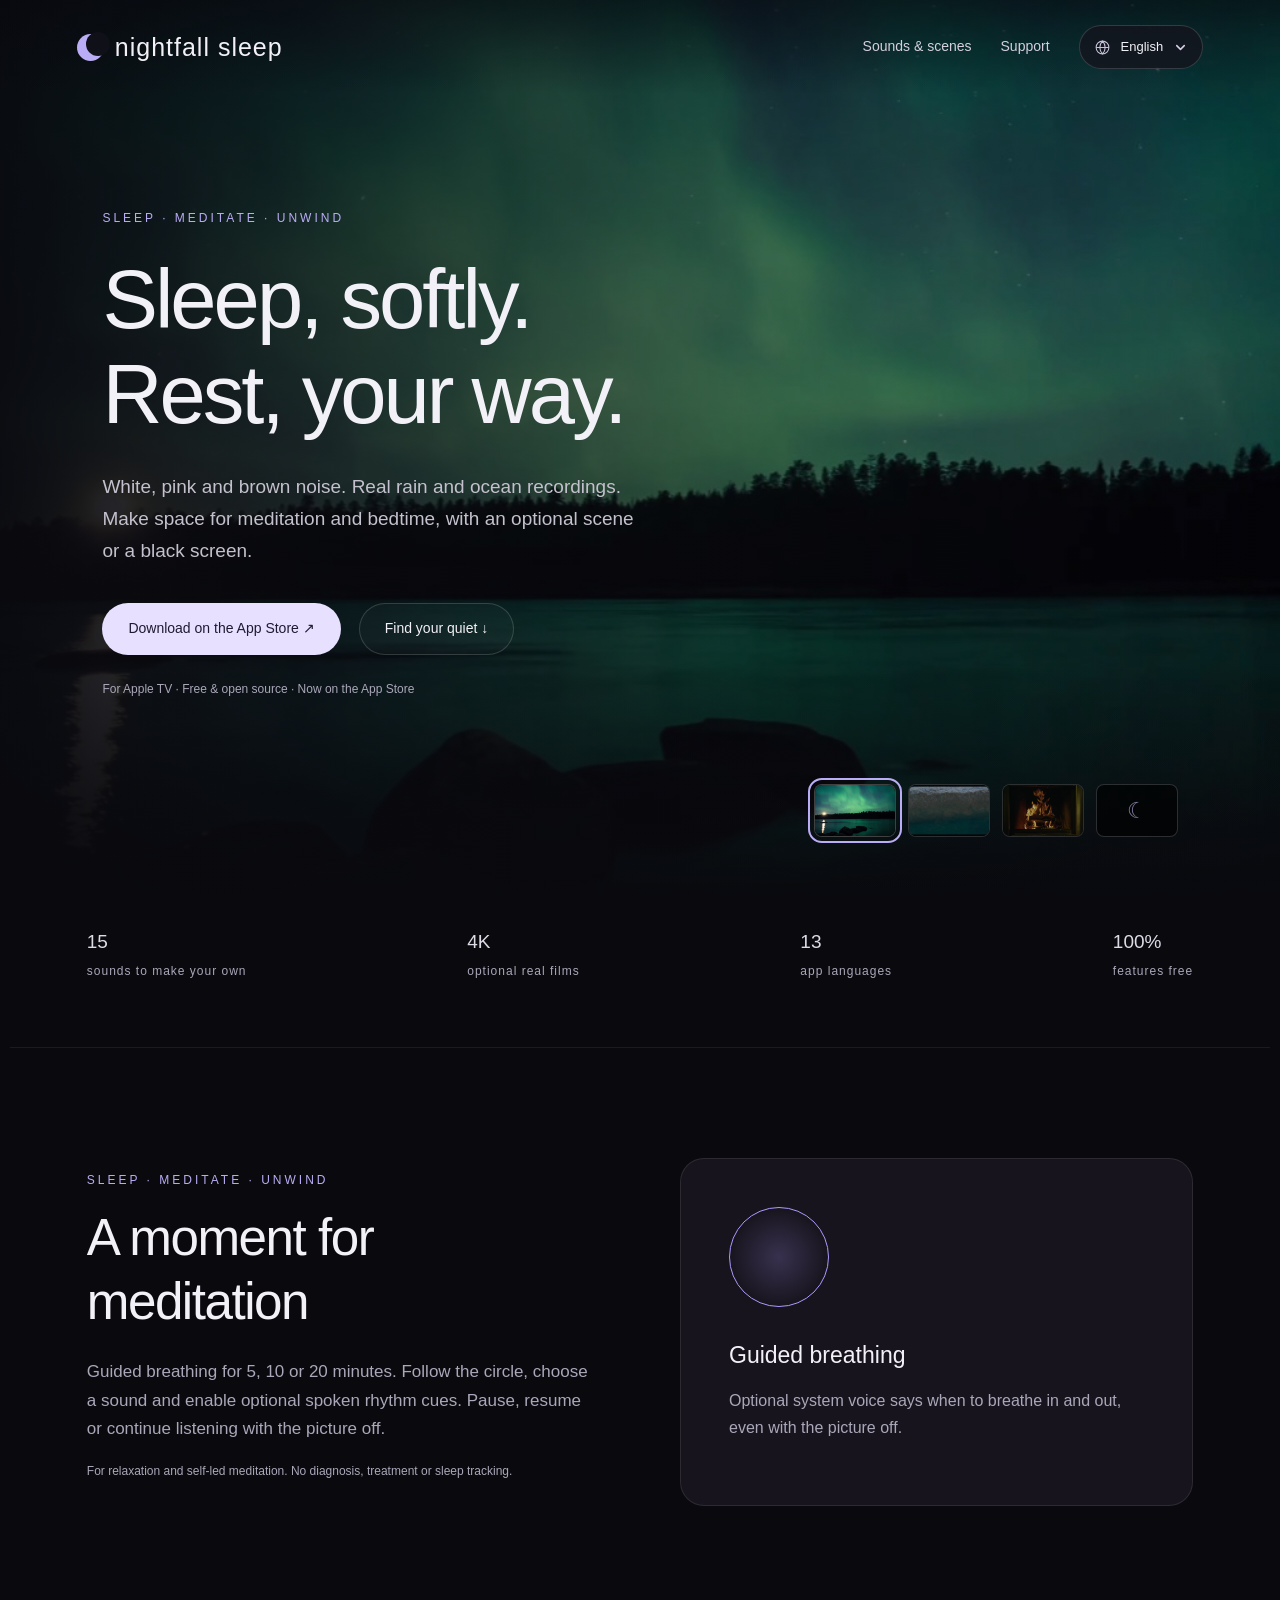
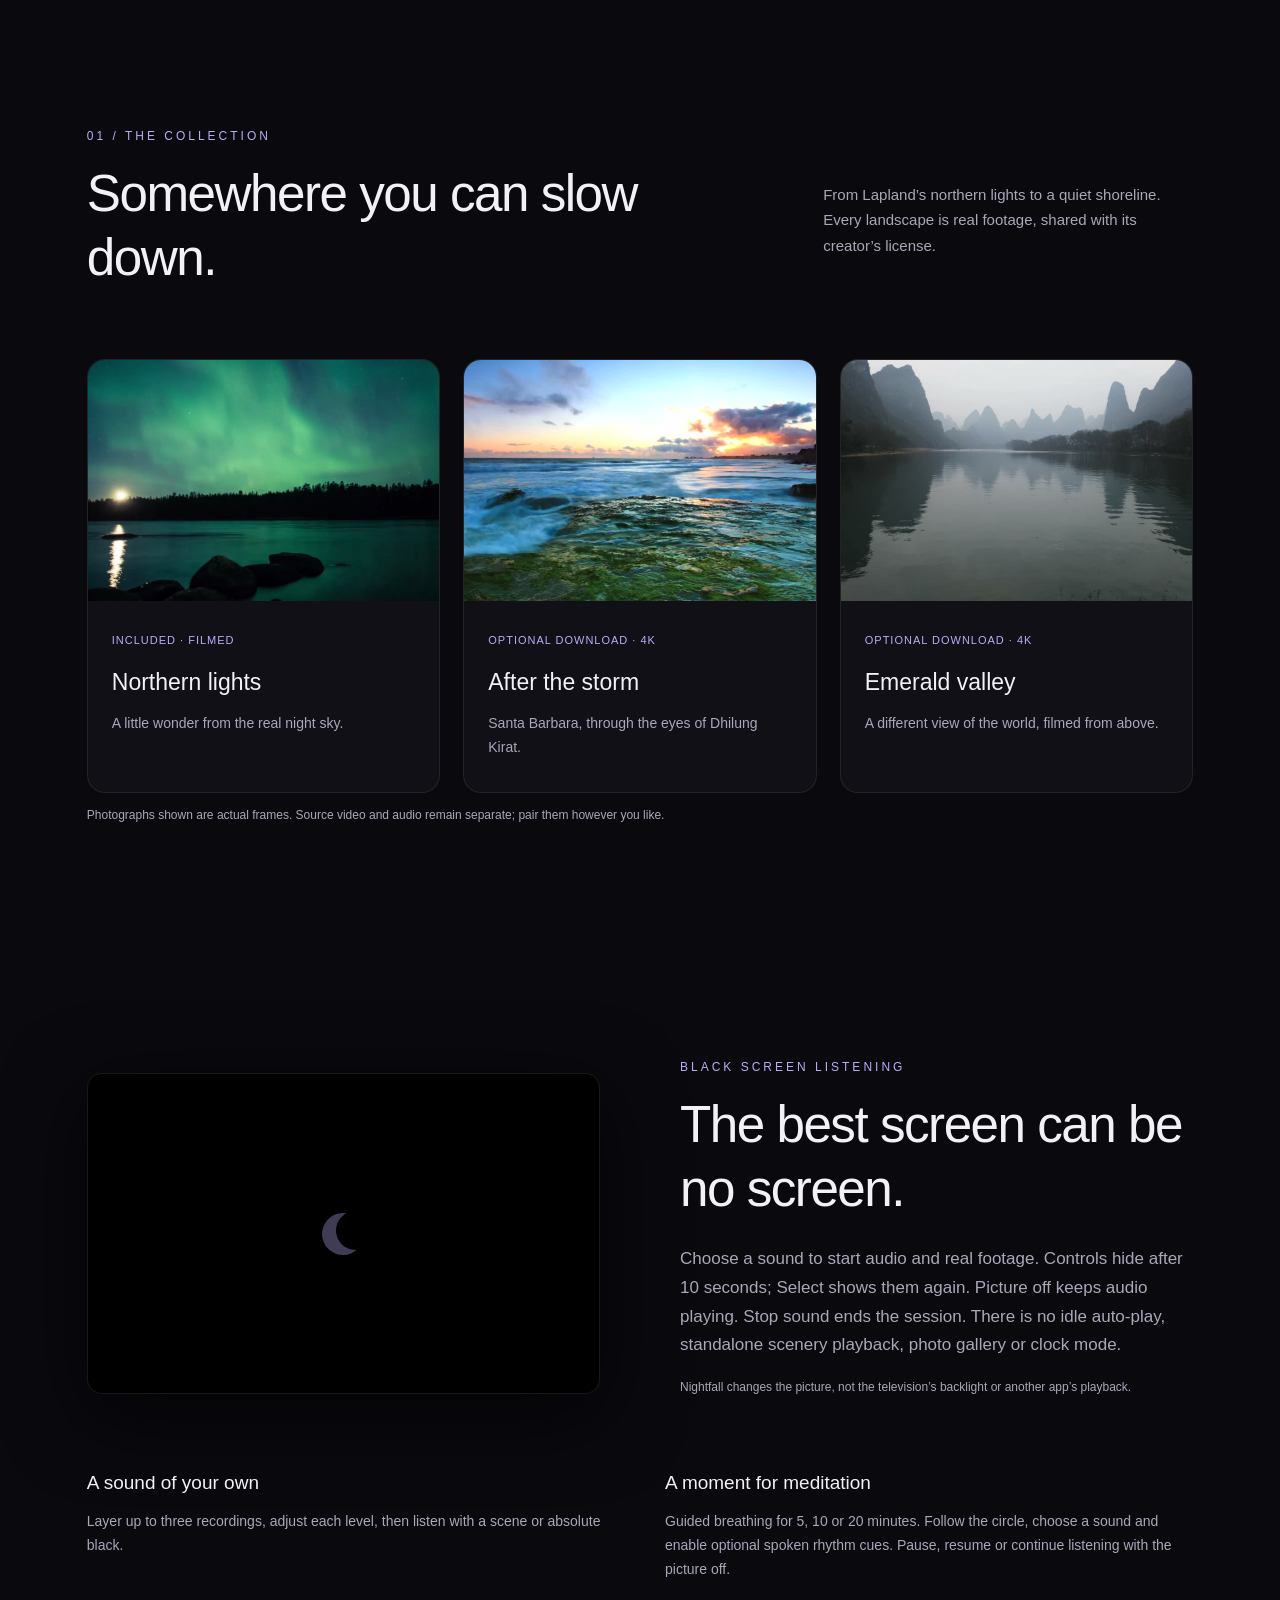
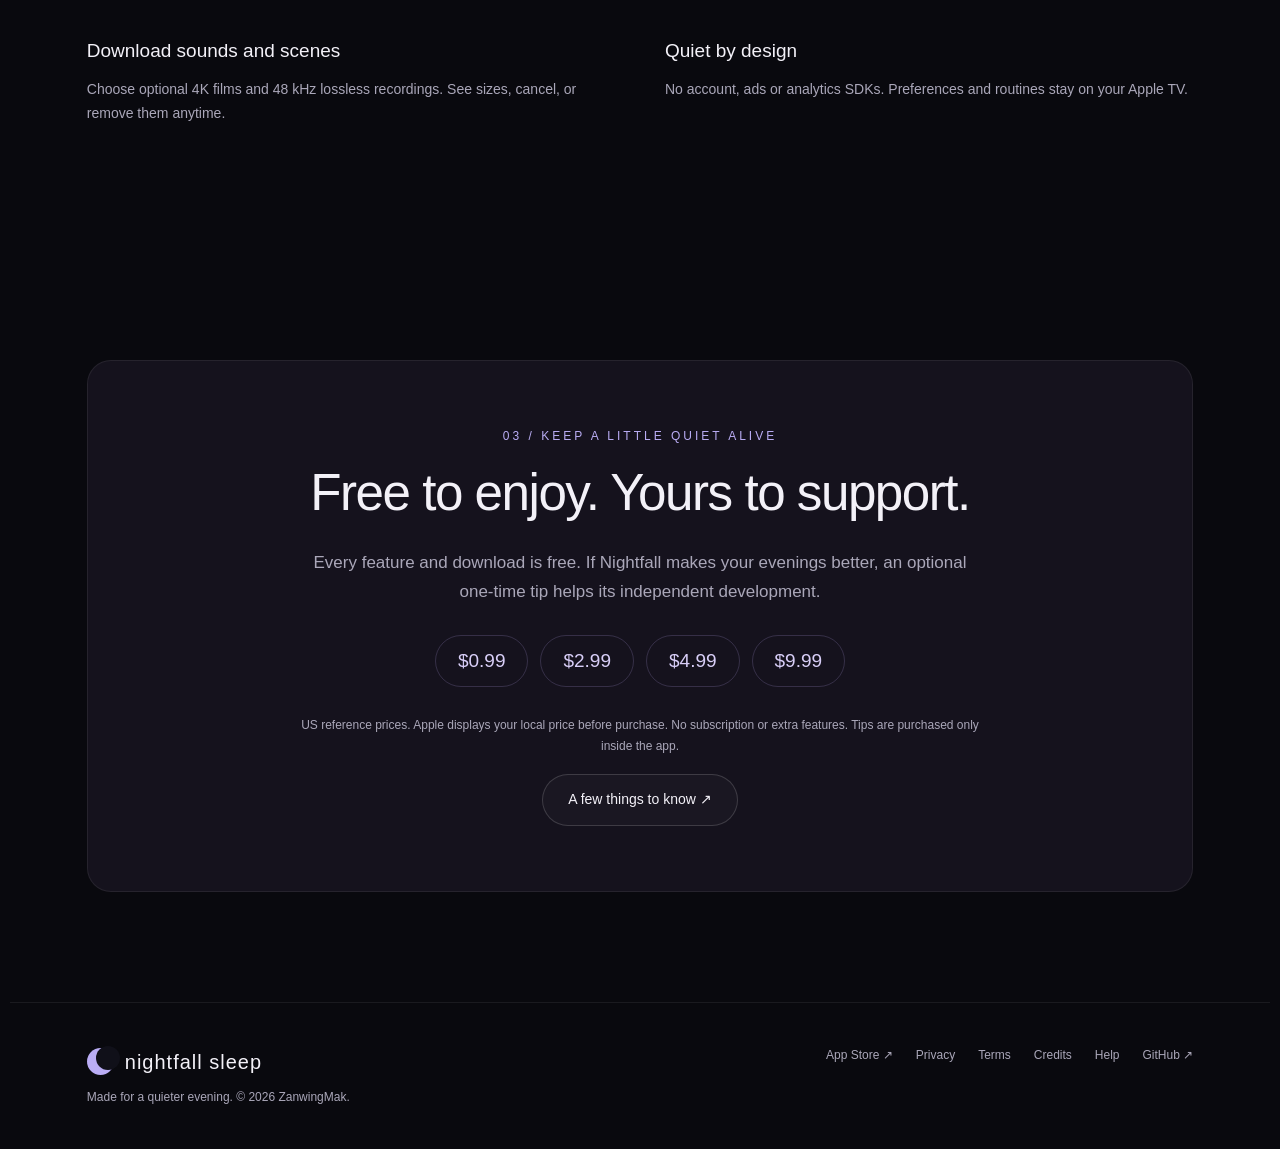
<file: site/index.html>
<!doctype html><html lang="en"><head><meta charset="utf-8"><meta name="viewport" content="width=device-width,initial-scale=1"><meta name="color-scheme" content="dark"><meta name="description" content="Nightfall Sleep — white noise, nature sounds and self-led meditation for Apple TV. Mix sounds, set bedtime timers and listen with a black screen. Free and open source."><title data-en="A quieter evening · Nightfall Sleep" data-zh="让夜晚安静一点 · Nightfall Sleep">A quieter evening · Nightfall Sleep</title><link rel="icon" href="favicon.svg" type="image/svg+xml"><link rel="stylesheet" href="style.css?v=65a70d309a40"><script defer src="translations.js?v=store140"></script><script defer src="site.js?v=store140"></script></head><body><header><a class="brand" href="index.html" aria-label="Nightfall Sleep home"><i class="moon" aria-hidden="true"></i>nightfall sleep</a><nav aria-label="Main navigation"><a class="desktop" href="index.html#sounds"><span data-en="Sounds &amp; scenes" data-zh="声音与风景" >Sounds &amp; scenes</span></a><a class="desktop" href="support.html"><span data-en="Support" data-zh="帮助" >Support</span></a><div class="language-picker"><button class="lang" id="language" type="button" aria-label="Language" aria-haspopup="menu" aria-controls="language-menu" aria-expanded="false"><svg class="language-globe" viewBox="0 0 24 24" fill="none" stroke="currentColor" stroke-width="1.5" aria-hidden="true"><circle cx="12" cy="12" r="9"/><path d="M3 12h18M12 3c5 5 5 13 0 18-5-5-5-13 0-18Z"/></svg><span id="language-label">English</span><svg class="language-chevron" viewBox="0 0 16 16" fill="none" stroke="currentColor" stroke-width="1.6" aria-hidden="true"><path d="m4 6 4 4 4-4" stroke-linecap="round" stroke-linejoin="round"/></svg></button><div class="language-panel" id="language-menu" role="menu" aria-labelledby="language" hidden></div></div></nav></header><main><section class="hero"><img class="cover" src="assets/aurora.jpg" alt="Northern lights filmed in Lapland"><div class="hero-copy"><div data-en="SLEEP · MEDITATE · UNWIND" data-zh="助眠 · 冥想 · 放松" class="eyebrow">SLEEP · MEDITATE · UNWIND</div><h1 data-en="Sleep, softly.
Rest, your way." data-zh="让声音，
陪你慢下来。" >Sleep, softly.
Rest, your way.</h1><p data-en="White, pink and brown noise. Real rain and ocean recordings. Make space for meditation and bedtime, with an optional scene or a black screen." data-zh="白噪音、粉噪音、棕噪音，与真实雨声、海浪录音。为冥想和睡前留一点安静，可搭配风景，也可黑屏聆听。" class="lede">White, pink and brown noise. Real rain and ocean recordings. Make space for meditation and bedtime, with an optional scene or a black screen.</p><div class="actions"><a class="button primary" href="https://apps.apple.com/app/id6821692076"><span data-en="Download on the App Store ↗" data-zh="在 App Store 下载 ↗" >Download on the App Store ↗</span></a><a class="button" href="#sounds"><span data-en="Find your quiet ↓" data-zh="寻找你的安静 ↓" >Find your quiet ↓</span></a></div><p data-en="For Apple TV · Free &amp; open source · Now on the App Store" data-zh="为 Apple TV 而作 · 免费开源 · 已在 App Store 上架" class="fine">For Apple TV · Free &amp; open source · Now on the App Store</p></div><div class="scene-picker" aria-label="Static scene preview"><button data-preview="aurora" aria-label="Northern lights" aria-pressed="true"><img src="assets/aurora.jpg" alt=""></button><button data-preview="ocean" aria-label="Ocean" aria-pressed="false"><img src="assets/ocean.jpg" alt=""></button><button data-preview="ember" aria-label="Fireplace" aria-pressed="false"><img src="assets/ember.jpg" alt=""></button><button data-preview="black" aria-label="Absolute black" aria-pressed="false"><span aria-hidden="true">☾</span></button></div></section><div class="strip"><div><b data-en="15" data-zh="15">15</b><span data-en="sounds to make your own" data-zh="种声音，自由搭配" >sounds to make your own</span></div><div><b data-en="4K" data-zh="4K" >4K</b><span data-en="optional real films" data-zh="按需下载，真实拍摄" >optional real films</span></div><div><b data-en="13" data-zh="13" >13</b><span data-en="app languages" data-zh="种应用界面语言" >app languages</span></div><div><b data-en="100%" data-zh="100%" >100%</b><span data-en="features free" data-zh="功能免费，无广告" >features free</span></div></div><section class="content" id="sounds"><div class="split"><div><div class="eyebrow" data-en="SLEEP · MEDITATE · UNWIND" data-zh="助眠 · 冥想 · 放松">SLEEP · MEDITATE · UNWIND</div><h2 data-en="A moment for meditation" data-zh="留一点静心时间">A moment for meditation</h2><p class="muted" data-en="Guided breathing for 5, 10 or 20 minutes. Follow the circle, choose a sound and enable optional spoken rhythm cues. Pause, resume or continue listening with the picture off." data-zh="5、10 或 20 分钟呼吸引导。跟随圆环、选择声景，可开启语音节奏提示。支持暂停、继续，以及关闭画面聆听。">Guided breathing for 5, 10 or 20 minutes. Follow the circle, choose a sound and enable optional spoken rhythm cues. Pause, resume or continue listening with the picture off.</p><p class="fine" data-en="For relaxation and self-led meditation. No diagnosis, treatment or sleep tracking." data-zh="用于日常放松与自主冥想，不提供医疗诊断、治疗或睡眠监测。">For relaxation and self-led meditation. No diagnosis, treatment or sleep tracking.</p></div><div class="listening-panel"><span class="breathing-demo" aria-hidden="true"></span><h3 data-en="Guided breathing" data-zh="呼吸引导">Guided breathing</h3><p data-en="Optional system voice says when to breathe in and out, even with the picture off." data-zh="可选系统语音提示吸气与呼气，关闭画面后也能跟随。">Optional system voice says when to breathe in and out, even with the picture off.</p></div></div></section><section class="content" id="scenes"><div class="section-head"><div><div data-en="01 / THE COLLECTION" data-zh="01 / 真实风景" class="eyebrow">01 / THE COLLECTION</div><h2 data-en="Somewhere you
can slow down." data-zh="让心情，
慢慢抵达。" >Somewhere you
can slow down.</h2></div><p data-en="From Lapland’s northern lights to a quiet shoreline. Every landscape is real footage, shared with its creator’s license." data-zh="从拉普兰的极光，到雨后的海岸。每一处风景都是真实拍摄，保留创作者的署名与授权。" class="muted">From Lapland’s northern lights to a quiet shoreline. Every landscape is real footage, shared with its creator’s license.</p></div><div class="tiles"><article class="tile"><img loading="lazy" src="assets/aurora.jpg" alt="Northern lights"><div class="tile-copy"><span data-en="INCLUDED · FILMED" data-zh="内置 · 实拍" class="tag">INCLUDED · FILMED</span><h3 data-en="Northern lights" data-zh="极光之境" >Northern lights</h3><p data-en="A little wonder from the real night sky." data-zh="真实夜空中的一点奇迹。" >A little wonder from the real night sky.</p></div></article><article class="tile"><img loading="lazy" src="assets/coast.jpg" alt="After the storm"><div class="tile-copy"><span data-en="OPTIONAL DOWNLOAD · 4K" data-zh="可选下载 · 4K" class="tag">OPTIONAL DOWNLOAD · 4K</span><h3 data-en="After the storm" data-zh="雨后海岸" >After the storm</h3><p data-en="Santa Barbara, through the eyes of Dhilung Kirat." data-zh="透过 Dhilung Kirat 的镜头，看圣巴巴拉海岸。" >Santa Barbara, through the eyes of Dhilung Kirat.</p></div></article><article class="tile"><img loading="lazy" src="assets/valley.jpg" alt="Emerald valley"><div class="tile-copy"><span data-en="OPTIONAL DOWNLOAD · 4K" data-zh="可选下载 · 4K" class="tag">OPTIONAL DOWNLOAD · 4K</span><h3 data-en="Emerald valley" data-zh="碧谷流云" >Emerald valley</h3><p data-en="A different view of the world, filmed from above." data-zh="从空中凝望山谷与流云，Danny Rest 实拍。" >A different view of the world, filmed from above.</p></div></article></div><p class="fine"><span data-en="Photographs shown are actual frames. Source video and audio remain separate; pair them however you like." data-zh="以上图片均为真实视频帧。画面与自然录音为独立素材，你可以自由搭配。" >Photographs shown are actual frames. Source video and audio remain separate; pair them however you like.</span></p></section><section class="content"><div class="split"><div class="black-screen" aria-label="Illustration of a black TV screen"><i class="moon" aria-hidden="true"></i></div><div><div data-en="BLACK SCREEN LISTENING" data-zh="黑屏聆听" class="eyebrow">BLACK SCREEN LISTENING</div><h2 data-en="The best screen
can be no screen." data-zh="最好的画面，
也可以没有画面。" >The best screen
can be no screen.</h2><p data-en="Choose a sound to start audio and real footage. Controls hide after 10 seconds; Select shows them again. Picture off keeps audio playing. Stop sound ends the session. There is no idle auto-play, standalone scenery playback, photo gallery or clock mode." data-zh="选择声景即播放声音与实拍画面。控件在 10 秒后隐藏，确认键重新显示。关闭画面后声音继续；停止声景即结束会话。不提供闲置自动播放、独立景色播放、照片画廊或时钟模式。" class="muted">Choose a sound to start audio and real footage. Controls hide after 10 seconds; Select shows them again. Picture off keeps audio playing. Stop sound ends the session. There is no idle auto-play, standalone scenery playback, photo gallery or clock mode.</p><p data-en="Nightfall changes the picture, not the television’s backlight or another app’s playback." data-zh="Nightfall 调整应用画面，不控制电视背光，也不控制其他应用的音乐。" class="fine">Nightfall changes the picture, not the television’s backlight or another app’s playback.</p></div></div><div class="text-features"><div><h3 data-en="A sound of your own" data-zh="混合属于你的声音" >A sound of your own</h3><p data-en="Layer up to three recordings, adjust each level, then listen with a scene or absolute black." data-zh="最多混合三层声景，独立调音量。配上风景，或关掉画面。" >Layer up to three recordings, adjust each level, then listen with a scene or absolute black.</p></div><div><h3 data-en="A moment for meditation" data-zh="留一点静心时间" >A moment for meditation</h3><p data-en="Guided breathing for 5, 10 or 20 minutes. Follow the circle, choose a sound and enable optional spoken rhythm cues. Pause, resume or continue listening with the picture off." data-zh="5、10 或 20 分钟呼吸引导。跟随圆环、选择声景，可开启语音节奏提示。支持暂停、继续，以及关闭画面聆听。" >Guided breathing for 5, 10 or 20 minutes. Follow the circle, choose a sound and enable optional spoken rhythm cues. Pause, resume or continue listening with the picture off.</p></div><div><h3 data-en="Download sounds and scenes" data-zh="按需下载声音与风景" >Download sounds and scenes</h3><p data-en="Choose optional 4K films and 48 kHz lossless recordings. See sizes, cancel, or remove them anytime." data-zh="自行选择下载 4K 实拍或 48 kHz 无损录音。显示容量与进度，可取消、可删除。" >Choose optional 4K films and 48 kHz lossless recordings. See sizes, cancel, or remove them anytime.</p></div><div><h3 data-en="Quiet by design" data-zh="安静，也是一种设计" >Quiet by design</h3><p data-en="No account, ads or analytics SDKs. Preferences and routines stay on your Apple TV." data-zh="无需账号，没有广告或统计 SDK。偏好和方案保存在你的 Apple TV 上。" >No account, ads or analytics SDKs. Preferences and routines stay on your Apple TV.</p></div></div></section><section class="content"><div class="support-panel"><div data-en="03 / KEEP A LITTLE QUIET ALIVE" data-zh="03 / 让这份安静继续" class="eyebrow">03 / KEEP A LITTLE QUIET ALIVE</div><h2 data-en="Free to enjoy.
Yours to support." data-zh="安心享受。
随心支持。" >Free to enjoy.
Yours to support.</h2><p data-en="Every feature and download is free. If Nightfall makes your evenings better, an optional one-time tip helps its independent development." data-zh="所有功能与下载都免费。如果 Nightfall 陪你度过了一个好夜晚，可以自愿打赏，支持独立开发。" class="muted">Every feature and download is free. If Nightfall makes your evenings better, an optional one-time tip helps its independent development.</p><div class="tips"><span>$0.99</span><span>$2.99</span><span>$4.99</span><span>$9.99</span></div><p data-en="US reference prices. Apple displays your local price before purchase. No subscription or extra features. Tips are purchased only inside the app." data-zh="以上为美国基准价格，实际购买前由 Apple 显示当地价格。没有订阅，不增加功能。赞助仅通过 App 内购买。" class="fine">US reference prices. Apple displays your local price before purchase. No subscription or extra features. Tips are purchased only inside the app.</p><a class="button" href="support.html"><span data-en="A few things to know ↗" data-zh="了解使用与支持 ↗" >A few things to know ↗</span></a></div></section></main><footer><div><a class="brand" href="index.html"><i class="moon" aria-hidden="true"></i>nightfall sleep</a><span data-en="Made for a quieter evening. © 2026 ZanwingMak." data-zh="让夜晚安静一点。© 2026 ZanwingMak." >Made for a quieter evening. © 2026 ZanwingMak.</span></div><div class="links"><a href="https://apps.apple.com/app/id6821692076">App Store ↗</a><a href="privacy.html"><span data-en="Privacy" data-zh="隐私政策" >Privacy</span></a><a href="terms.html"><span data-en="Terms" data-zh="服务条款" >Terms</span></a><a href="credits.html"><span data-en="Credits" data-zh="素材署名" >Credits</span></a><a href="support.html"><span data-en="Help" data-zh="帮助" >Help</span></a><a href="https://github.com/ZanwingMak/NightfallTV"><span data-en="GitHub ↗" data-zh="GitHub ↗" >GitHub ↗</span></a></div></footer></body></html>
</file>
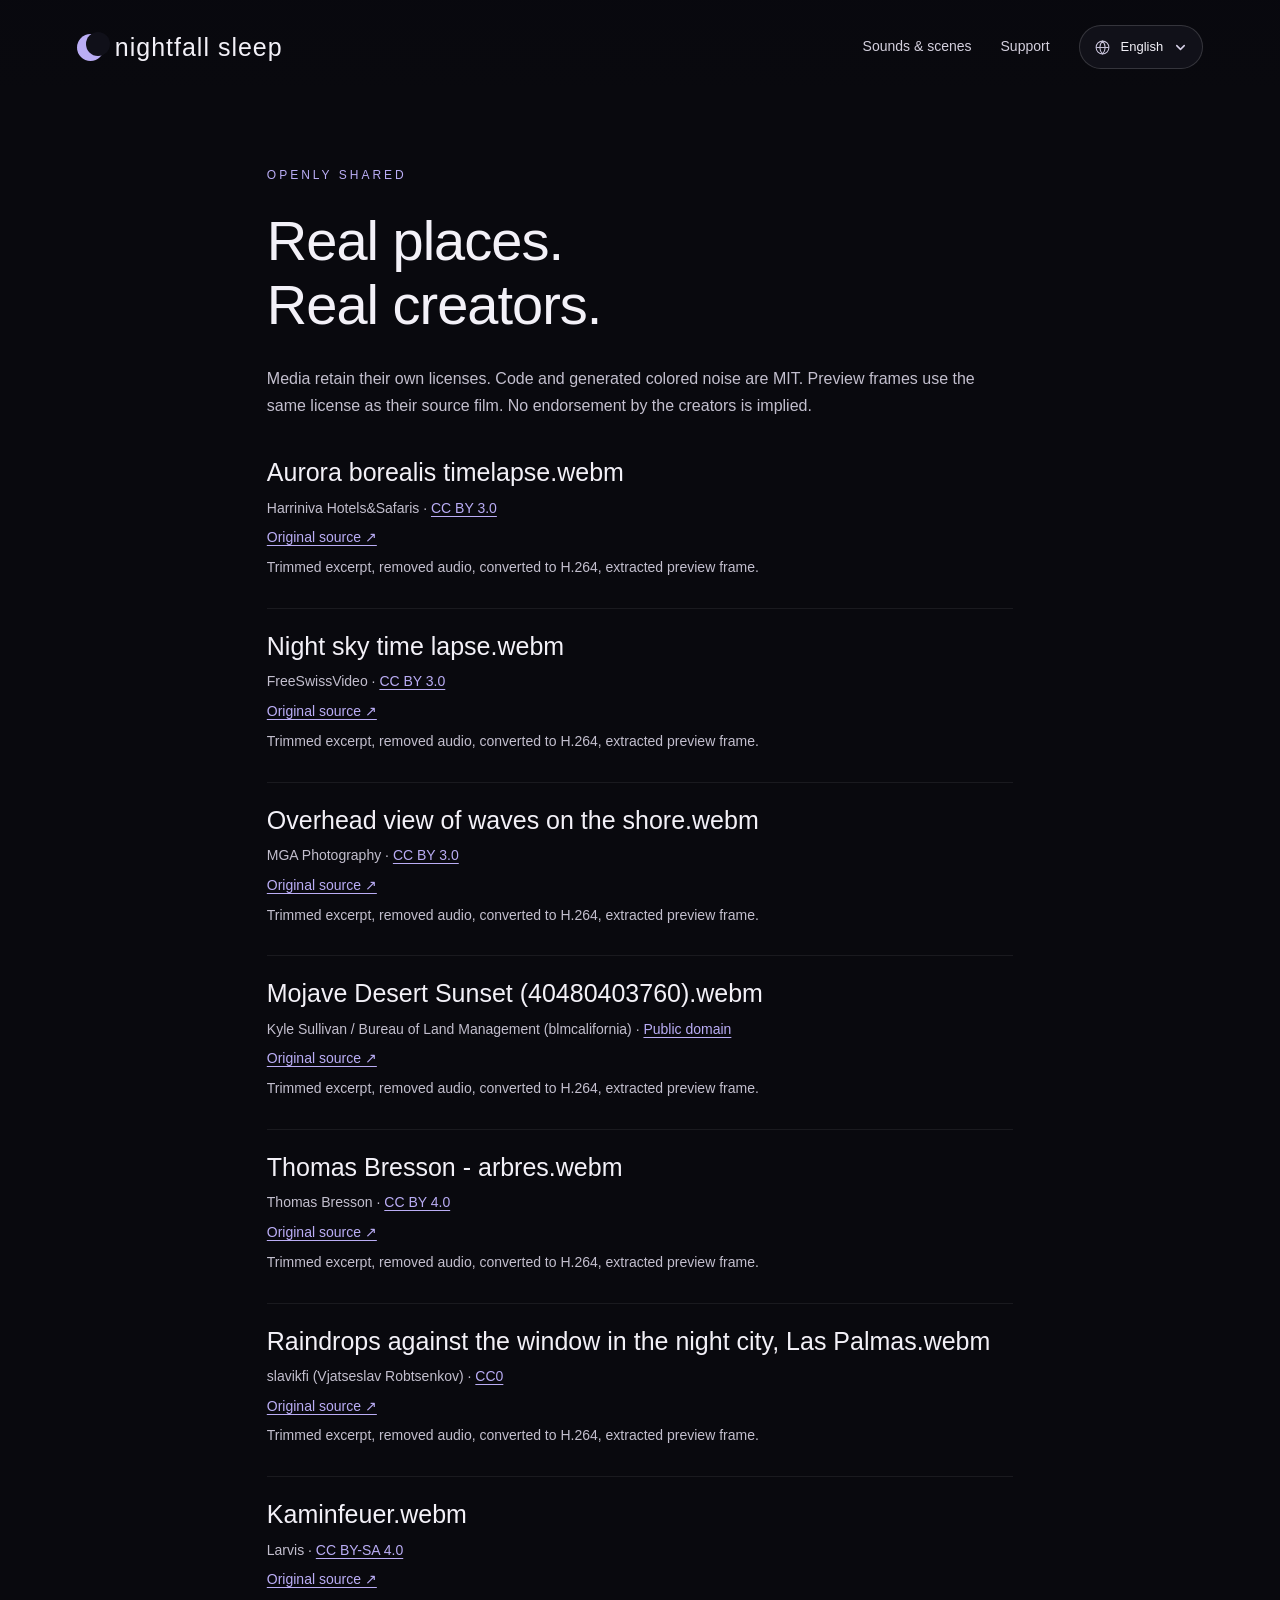
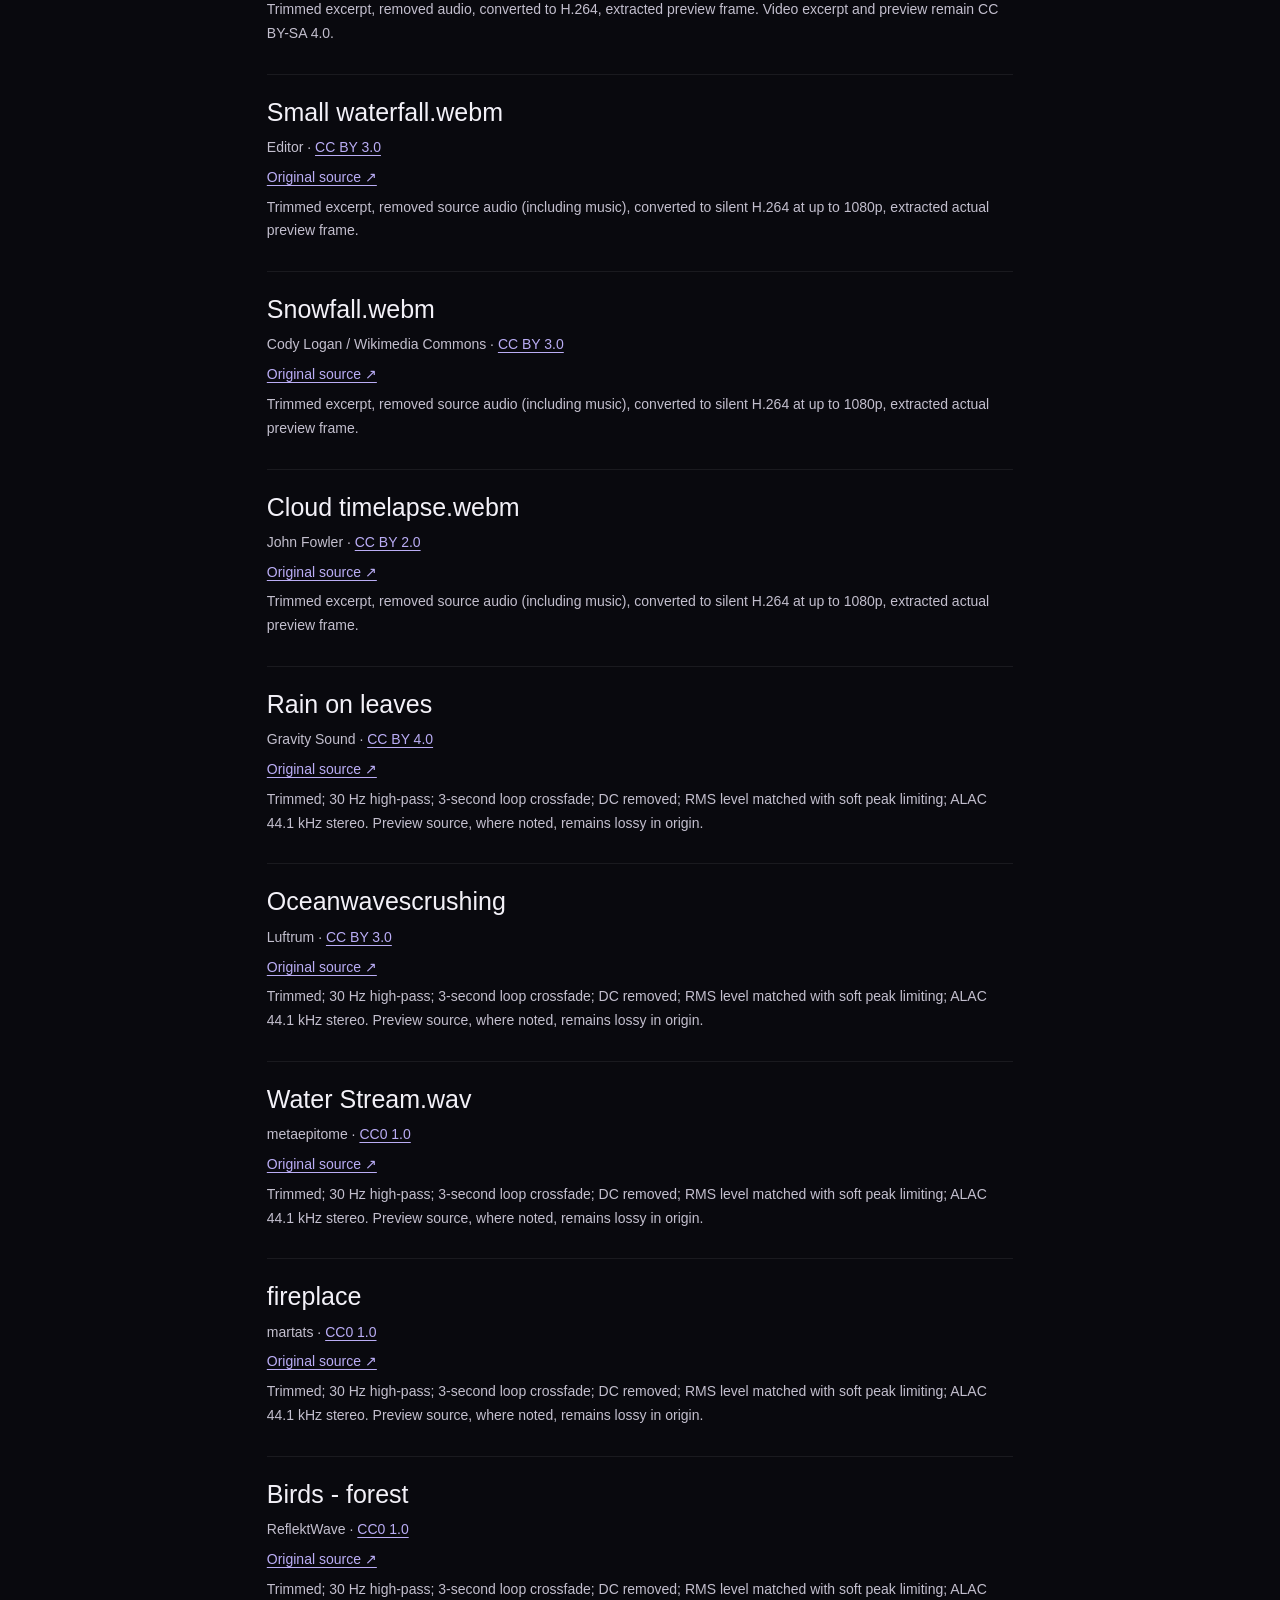
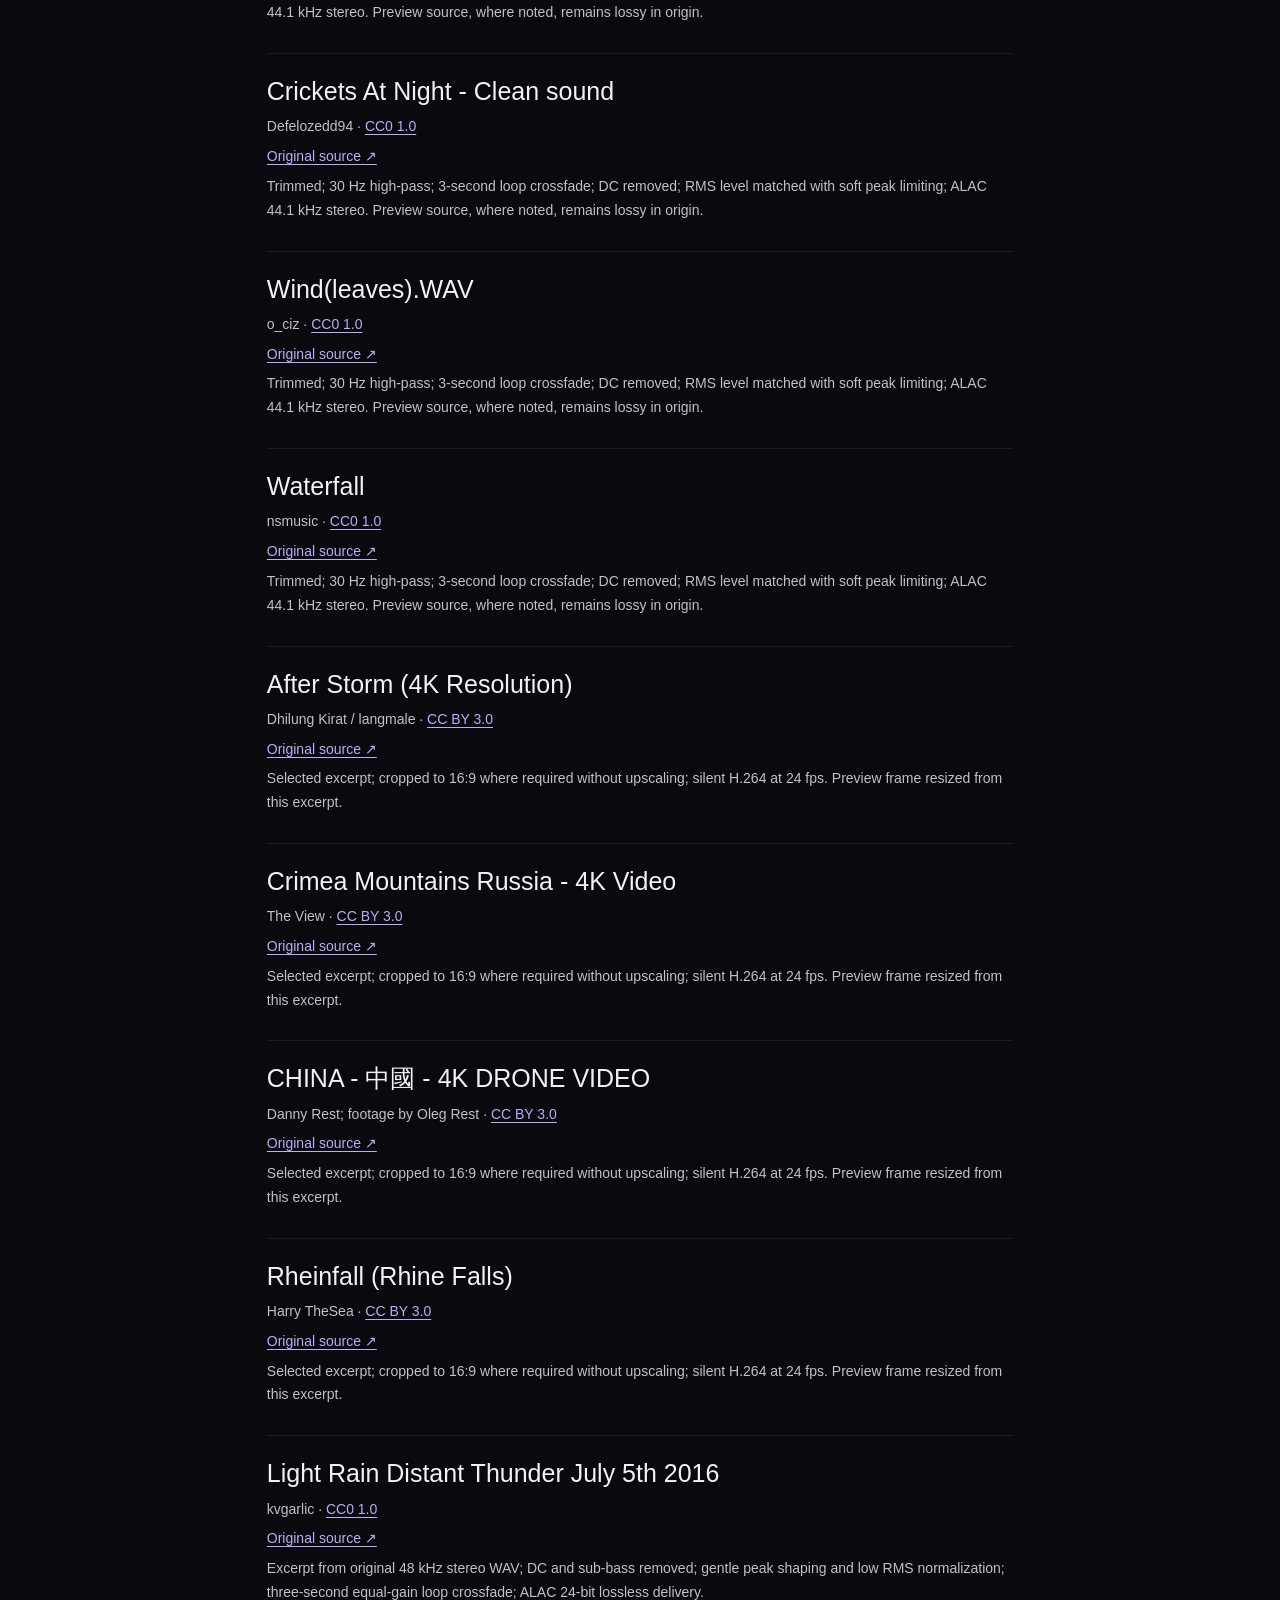
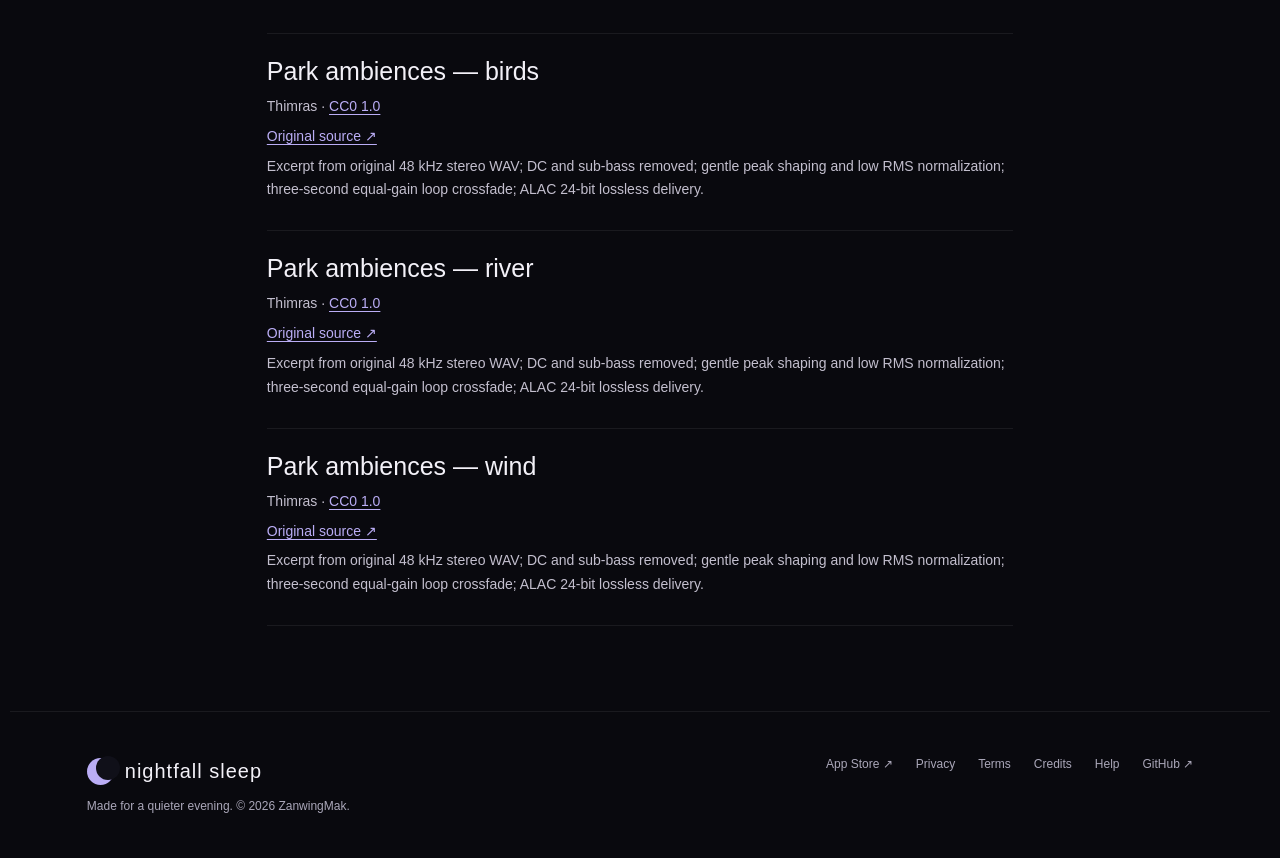
<file: site/credits.html>
<!doctype html><html lang="en"><head><meta charset="utf-8"><meta name="viewport" content="width=device-width,initial-scale=1"><meta name="color-scheme" content="dark"><meta name="description" content="Nightfall Sleep — white noise, nature sounds and self-led meditation for Apple TV. Mix sounds, set bedtime timers and listen with a black screen. Free and open source."><title data-en="Media credits · Nightfall Sleep" data-zh="素材署名 · Nightfall Sleep">Media credits · Nightfall Sleep</title><link rel="icon" href="favicon.svg" type="image/svg+xml"><link rel="stylesheet" href="style.css?v=65a70d309a40"><script defer src="translations.js?v=store140"></script><script defer src="site.js?v=store140"></script></head><body><header><a class="brand" href="index.html" aria-label="Nightfall Sleep home"><i class="moon" aria-hidden="true"></i>nightfall sleep</a><nav aria-label="Main navigation"><a class="desktop" href="index.html#scenes"><span data-en="Sounds &amp; scenes" data-zh="声音与风景" >Sounds &amp; scenes</span></a><a class="desktop" href="support.html"><span data-en="Support" data-zh="帮助" >Support</span></a><div class="language-picker"><button class="lang" id="language" type="button" aria-label="Language" aria-haspopup="menu" aria-controls="language-menu" aria-expanded="false"><svg class="language-globe" viewBox="0 0 24 24" fill="none" stroke="currentColor" stroke-width="1.5" aria-hidden="true"><circle cx="12" cy="12" r="9"/><path d="M3 12h18M12 3c5 5 5 13 0 18-5-5-5-13 0-18Z"/></svg><span id="language-label">English</span><svg class="language-chevron" viewBox="0 0 16 16" fill="none" stroke="currentColor" stroke-width="1.6" aria-hidden="true"><path d="m4 6 4 4 4-4" stroke-linecap="round" stroke-linejoin="round"/></svg></button><div class="language-panel" id="language-menu" role="menu" aria-labelledby="language" hidden></div></div></nav></header><main class="document"><div data-en="OPENLY SHARED" data-zh="自由分享" class="eyebrow">OPENLY SHARED</div><h1 data-en="Real places.
Real creators." data-zh="真实风景。
真实创作者。" >Real places.
Real creators.</h1><p data-en="Media retain their own licenses. Code and generated colored noise are MIT. Preview frames use the same license as their source film. No endorsement by the creators is implied." data-zh="媒体保留各自许可。代码与生成的有色噪音为 MIT。预览帧使用原视频的同一许可。不代表创作者为应用背书。" >Media retain their own licenses. Code and generated colored noise are MIT. Preview frames use the same license as their source film. No endorsement by the creators is implied.</p><article class="credit"><h2>Aurora borealis timelapse.webm</h2><p>Harriniva Hotels&amp;Safaris · <a href="https://creativecommons.org/licenses/by/3.0">CC BY 3.0</a></p><p><a href="https://commons.wikimedia.org/wiki/File%3AAurora_borealis_timelapse.webm"><span data-en="Original source ↗" data-zh="原始来源 ↗" >Original source ↗</span></a></p><p data-en="Trimmed excerpt, removed audio, converted to H.264, extracted preview frame.">Trimmed excerpt, removed audio, converted to H.264, extracted preview frame.</p></article><article class="credit"><h2>Night sky time lapse.webm</h2><p>FreeSwissVideo · <a href="https://creativecommons.org/licenses/by/3.0">CC BY 3.0</a></p><p><a href="https://commons.wikimedia.org/wiki/File%3ANight_sky_time_lapse.webm"><span data-en="Original source ↗" data-zh="原始来源 ↗" >Original source ↗</span></a></p><p data-en="Trimmed excerpt, removed audio, converted to H.264, extracted preview frame.">Trimmed excerpt, removed audio, converted to H.264, extracted preview frame.</p></article><article class="credit"><h2>Overhead view of waves on the shore.webm</h2><p>MGA Photography · <a href="https://creativecommons.org/licenses/by/3.0">CC BY 3.0</a></p><p><a href="https://commons.wikimedia.org/wiki/File%3AOverhead_view_of_waves_on_the_shore.webm"><span data-en="Original source ↗" data-zh="原始来源 ↗" >Original source ↗</span></a></p><p data-en="Trimmed excerpt, removed audio, converted to H.264, extracted preview frame.">Trimmed excerpt, removed audio, converted to H.264, extracted preview frame.</p></article><article class="credit"><h2>Mojave Desert Sunset (40480403760).webm</h2><p>Kyle Sullivan / Bureau of Land Management (blmcalifornia) · <a href="https://commons.wikimedia.org/wiki/Template:PD-USGov-BLM">Public domain</a></p><p><a href="https://commons.wikimedia.org/wiki/File%3AMojave_Desert_Sunset_%2840480403760%29.webm"><span data-en="Original source ↗" data-zh="原始来源 ↗" >Original source ↗</span></a></p><p data-en="Trimmed excerpt, removed audio, converted to H.264, extracted preview frame.">Trimmed excerpt, removed audio, converted to H.264, extracted preview frame.</p></article><article class="credit"><h2>Thomas Bresson - arbres.webm</h2><p>Thomas Bresson · <a href="https://creativecommons.org/licenses/by/4.0">CC BY 4.0</a></p><p><a href="https://commons.wikimedia.org/wiki/File%3AThomas_Bresson_-_arbres.webm"><span data-en="Original source ↗" data-zh="原始来源 ↗" >Original source ↗</span></a></p><p data-en="Trimmed excerpt, removed audio, converted to H.264, extracted preview frame.">Trimmed excerpt, removed audio, converted to H.264, extracted preview frame.</p></article><article class="credit"><h2>Raindrops against the window in the night city, Las Palmas.webm</h2><p>slavikfi (Vjatseslav Robtsenkov) · <a href="https://creativecommons.org/publicdomain/zero/1.0/">CC0</a></p><p><a href="https://commons.wikimedia.org/wiki/File%3ARaindrops_against_the_window_in_the_night_city%2C_Las_Palmas.webm"><span data-en="Original source ↗" data-zh="原始来源 ↗" >Original source ↗</span></a></p><p data-en="Trimmed excerpt, removed audio, converted to H.264, extracted preview frame.">Trimmed excerpt, removed audio, converted to H.264, extracted preview frame.</p></article><article class="credit"><h2>Kaminfeuer.webm</h2><p>Larvis · <a href="https://creativecommons.org/licenses/by-sa/4.0/">CC BY-SA 4.0</a></p><p><a href="https://commons.wikimedia.org/wiki/File:Kaminfeuer.webm"><span data-en="Original source ↗" data-zh="原始来源 ↗" >Original source ↗</span></a></p><p data-en="Trimmed excerpt, removed audio, converted to H.264, extracted preview frame. Video excerpt and preview remain CC BY-SA 4.0.">Trimmed excerpt, removed audio, converted to H.264, extracted preview frame. Video excerpt and preview remain CC BY-SA 4.0.</p></article><article class="credit"><h2>Small waterfall.webm</h2><p>Editor · <a href="https://creativecommons.org/licenses/by/3.0/">CC BY 3.0</a></p><p><a href="https://commons.wikimedia.org/wiki/File:Small_waterfall.webm"><span data-en="Original source ↗" data-zh="原始来源 ↗" >Original source ↗</span></a></p><p data-en="Trimmed excerpt, removed source audio (including music), converted to silent H.264 at up to 1080p, extracted actual preview frame.">Trimmed excerpt, removed source audio (including music), converted to silent H.264 at up to 1080p, extracted actual preview frame.</p></article><article class="credit"><h2>Snowfall.webm</h2><p>Cody Logan / Wikimedia Commons · <a href="https://creativecommons.org/licenses/by/3.0/">CC BY 3.0</a></p><p><a href="https://commons.wikimedia.org/wiki/File:Snowfall.webm"><span data-en="Original source ↗" data-zh="原始来源 ↗" >Original source ↗</span></a></p><p data-en="Trimmed excerpt, removed source audio (including music), converted to silent H.264 at up to 1080p, extracted actual preview frame.">Trimmed excerpt, removed source audio (including music), converted to silent H.264 at up to 1080p, extracted actual preview frame.</p></article><article class="credit"><h2>Cloud timelapse.webm</h2><p>John Fowler · <a href="https://creativecommons.org/licenses/by/2.0/">CC BY 2.0</a></p><p><a href="https://commons.wikimedia.org/wiki/File:Cloud_timelapse.webm"><span data-en="Original source ↗" data-zh="原始来源 ↗" >Original source ↗</span></a></p><p data-en="Trimmed excerpt, removed source audio (including music), converted to silent H.264 at up to 1080p, extracted actual preview frame.">Trimmed excerpt, removed source audio (including music), converted to silent H.264 at up to 1080p, extracted actual preview frame.</p></article><article class="credit"><h2>Rain on leaves</h2><p>Gravity Sound · <a href="https://creativecommons.org/licenses/by/4.0/">CC BY 4.0</a></p><p><a href="https://commons.wikimedia.org/wiki/File:Rain_on_leaves_(Gravity_Sound).wav"><span data-en="Original source ↗" data-zh="原始来源 ↗" >Original source ↗</span></a></p><p data-en="Trimmed; 30 Hz high-pass; 3-second loop crossfade; DC removed; RMS level matched with soft peak limiting; ALAC 44.1 kHz stereo. Preview source, where noted, remains lossy in origin.">Trimmed; 30 Hz high-pass; 3-second loop crossfade; DC removed; RMS level matched with soft peak limiting; ALAC 44.1 kHz stereo. Preview source, where noted, remains lossy in origin.</p></article><article class="credit"><h2>Oceanwavescrushing</h2><p>Luftrum · <a href="https://creativecommons.org/licenses/by/3.0/">CC BY 3.0</a></p><p><a href="https://commons.wikimedia.org/wiki/File:Oceanwavescrushing.ogg"><span data-en="Original source ↗" data-zh="原始来源 ↗" >Original source ↗</span></a></p><p data-en="Trimmed; 30 Hz high-pass; 3-second loop crossfade; DC removed; RMS level matched with soft peak limiting; ALAC 44.1 kHz stereo. Preview source, where noted, remains lossy in origin.">Trimmed; 30 Hz high-pass; 3-second loop crossfade; DC removed; RMS level matched with soft peak limiting; ALAC 44.1 kHz stereo. Preview source, where noted, remains lossy in origin.</p></article><article class="credit"><h2>Water Stream.wav</h2><p>metaepitome · <a href="https://creativecommons.org/publicdomain/zero/1.0/">CC0 1.0</a></p><p><a href="https://freesound.org/people/metaepitome/sounds/181320/"><span data-en="Original source ↗" data-zh="原始来源 ↗" >Original source ↗</span></a></p><p data-en="Trimmed; 30 Hz high-pass; 3-second loop crossfade; DC removed; RMS level matched with soft peak limiting; ALAC 44.1 kHz stereo. Preview source, where noted, remains lossy in origin.">Trimmed; 30 Hz high-pass; 3-second loop crossfade; DC removed; RMS level matched with soft peak limiting; ALAC 44.1 kHz stereo. Preview source, where noted, remains lossy in origin.</p></article><article class="credit"><h2>fireplace</h2><p>martats · <a href="https://creativecommons.org/publicdomain/zero/1.0/">CC0 1.0</a></p><p><a href="https://freesound.org/people/martats/sounds/138018/"><span data-en="Original source ↗" data-zh="原始来源 ↗" >Original source ↗</span></a></p><p data-en="Trimmed; 30 Hz high-pass; 3-second loop crossfade; DC removed; RMS level matched with soft peak limiting; ALAC 44.1 kHz stereo. Preview source, where noted, remains lossy in origin.">Trimmed; 30 Hz high-pass; 3-second loop crossfade; DC removed; RMS level matched with soft peak limiting; ALAC 44.1 kHz stereo. Preview source, where noted, remains lossy in origin.</p></article><article class="credit"><h2>Birds - forest</h2><p>ReflektWave · <a href="https://creativecommons.org/publicdomain/zero/1.0/">CC0 1.0</a></p><p><a href="https://freesound.org/people/ReflektWave/sounds/843075/"><span data-en="Original source ↗" data-zh="原始来源 ↗" >Original source ↗</span></a></p><p data-en="Trimmed; 30 Hz high-pass; 3-second loop crossfade; DC removed; RMS level matched with soft peak limiting; ALAC 44.1 kHz stereo. Preview source, where noted, remains lossy in origin.">Trimmed; 30 Hz high-pass; 3-second loop crossfade; DC removed; RMS level matched with soft peak limiting; ALAC 44.1 kHz stereo. Preview source, where noted, remains lossy in origin.</p></article><article class="credit"><h2>Crickets At Night - Clean sound</h2><p>Defelozedd94 · <a href="https://creativecommons.org/publicdomain/zero/1.0/">CC0 1.0</a></p><p><a href="https://freesound.org/people/Defelozedd94/sounds/522298/"><span data-en="Original source ↗" data-zh="原始来源 ↗" >Original source ↗</span></a></p><p data-en="Trimmed; 30 Hz high-pass; 3-second loop crossfade; DC removed; RMS level matched with soft peak limiting; ALAC 44.1 kHz stereo. Preview source, where noted, remains lossy in origin.">Trimmed; 30 Hz high-pass; 3-second loop crossfade; DC removed; RMS level matched with soft peak limiting; ALAC 44.1 kHz stereo. Preview source, where noted, remains lossy in origin.</p></article><article class="credit"><h2>Wind(leaves).WAV</h2><p>o_ciz · <a href="https://creativecommons.org/publicdomain/zero/1.0/">CC0 1.0</a></p><p><a href="https://freesound.org/people/o_ciz/sounds/475448/"><span data-en="Original source ↗" data-zh="原始来源 ↗" >Original source ↗</span></a></p><p data-en="Trimmed; 30 Hz high-pass; 3-second loop crossfade; DC removed; RMS level matched with soft peak limiting; ALAC 44.1 kHz stereo. Preview source, where noted, remains lossy in origin.">Trimmed; 30 Hz high-pass; 3-second loop crossfade; DC removed; RMS level matched with soft peak limiting; ALAC 44.1 kHz stereo. Preview source, where noted, remains lossy in origin.</p></article><article class="credit"><h2>Waterfall</h2><p>nsmusic · <a href="https://creativecommons.org/publicdomain/zero/1.0/">CC0 1.0</a></p><p><a href="https://freesound.org/people/nsmusic/sounds/321886/"><span data-en="Original source ↗" data-zh="原始来源 ↗" >Original source ↗</span></a></p><p data-en="Trimmed; 30 Hz high-pass; 3-second loop crossfade; DC removed; RMS level matched with soft peak limiting; ALAC 44.1 kHz stereo. Preview source, where noted, remains lossy in origin.">Trimmed; 30 Hz high-pass; 3-second loop crossfade; DC removed; RMS level matched with soft peak limiting; ALAC 44.1 kHz stereo. Preview source, where noted, remains lossy in origin.</p></article><article class="credit"><h2>After Storm (4K Resolution)</h2><p>Dhilung Kirat / langmale · <a href="https://creativecommons.org/licenses/by/3.0/">CC BY 3.0</a></p><p><a href="https://commons.wikimedia.org/wiki/File:After_Storm_(4K_Resolution).webm"><span data-en="Original source ↗" data-zh="原始来源 ↗" >Original source ↗</span></a></p><p data-en="Selected excerpt; cropped to 16:9 where required without upscaling; silent H.264 at 24 fps. Preview frame resized from this excerpt.">Selected excerpt; cropped to 16:9 where required without upscaling; silent H.264 at 24 fps. Preview frame resized from this excerpt.</p></article><article class="credit"><h2>Crimea Mountains Russia - 4K Video</h2><p>The View · <a href="https://creativecommons.org/licenses/by/3.0/">CC BY 3.0</a></p><p><a href="https://commons.wikimedia.org/wiki/File:Crimea_Mountains_Russia_-_4K_Video.webm"><span data-en="Original source ↗" data-zh="原始来源 ↗" >Original source ↗</span></a></p><p data-en="Selected excerpt; cropped to 16:9 where required without upscaling; silent H.264 at 24 fps. Preview frame resized from this excerpt.">Selected excerpt; cropped to 16:9 where required without upscaling; silent H.264 at 24 fps. Preview frame resized from this excerpt.</p></article><article class="credit"><h2>CHINA - 中國 - 4K DRONE VIDEO</h2><p>Danny Rest; footage by Oleg Rest · <a href="https://creativecommons.org/licenses/by/3.0/">CC BY 3.0</a></p><p><a href="https://commons.wikimedia.org/wiki/File:CHINA_-_%E4%B8%AD%E5%9C%8B_-_4K_DRONE_VIDEO.webm"><span data-en="Original source ↗" data-zh="原始来源 ↗" >Original source ↗</span></a></p><p data-en="Selected excerpt; cropped to 16:9 where required without upscaling; silent H.264 at 24 fps. Preview frame resized from this excerpt.">Selected excerpt; cropped to 16:9 where required without upscaling; silent H.264 at 24 fps. Preview frame resized from this excerpt.</p></article><article class="credit"><h2>Rheinfall (Rhine Falls)</h2><p>Harry TheSea · <a href="https://creativecommons.org/licenses/by/3.0/">CC BY 3.0</a></p><p><a href="https://commons.wikimedia.org/wiki/File:Rheinfall_(Rhine_Falls).webm"><span data-en="Original source ↗" data-zh="原始来源 ↗" >Original source ↗</span></a></p><p data-en="Selected excerpt; cropped to 16:9 where required without upscaling; silent H.264 at 24 fps. Preview frame resized from this excerpt.">Selected excerpt; cropped to 16:9 where required without upscaling; silent H.264 at 24 fps. Preview frame resized from this excerpt.</p></article><article class="credit"><h2>Light Rain Distant Thunder July 5th 2016</h2><p>kvgarlic · <a href="https://creativecommons.org/publicdomain/zero/1.0/">CC0 1.0</a></p><p><a href="https://commons.wikimedia.org/wiki/File:Light_Rain_Distant_Thunder_July_5th_2016.wav"><span data-en="Original source ↗" data-zh="原始来源 ↗" >Original source ↗</span></a></p><p data-en="Excerpt from original 48 kHz stereo WAV; DC and sub-bass removed; gentle peak shaping and low RMS normalization; three-second equal-gain loop crossfade; ALAC 24-bit lossless delivery.">Excerpt from original 48 kHz stereo WAV; DC and sub-bass removed; gentle peak shaping and low RMS normalization; three-second equal-gain loop crossfade; ALAC 24-bit lossless delivery.</p></article><article class="credit"><h2>Park ambiences — birds</h2><p>Thimras · <a href="https://creativecommons.org/publicdomain/zero/1.0/">CC0 1.0</a></p><p><a href="https://opengameart.org/content/park-ambiences"><span data-en="Original source ↗" data-zh="原始来源 ↗" >Original source ↗</span></a></p><p data-en="Excerpt from original 48 kHz stereo WAV; DC and sub-bass removed; gentle peak shaping and low RMS normalization; three-second equal-gain loop crossfade; ALAC 24-bit lossless delivery.">Excerpt from original 48 kHz stereo WAV; DC and sub-bass removed; gentle peak shaping and low RMS normalization; three-second equal-gain loop crossfade; ALAC 24-bit lossless delivery.</p></article><article class="credit"><h2>Park ambiences — river</h2><p>Thimras · <a href="https://creativecommons.org/publicdomain/zero/1.0/">CC0 1.0</a></p><p><a href="https://opengameart.org/content/park-ambiences"><span data-en="Original source ↗" data-zh="原始来源 ↗" >Original source ↗</span></a></p><p data-en="Excerpt from original 48 kHz stereo WAV; DC and sub-bass removed; gentle peak shaping and low RMS normalization; three-second equal-gain loop crossfade; ALAC 24-bit lossless delivery.">Excerpt from original 48 kHz stereo WAV; DC and sub-bass removed; gentle peak shaping and low RMS normalization; three-second equal-gain loop crossfade; ALAC 24-bit lossless delivery.</p></article><article class="credit"><h2>Park ambiences — wind</h2><p>Thimras · <a href="https://creativecommons.org/publicdomain/zero/1.0/">CC0 1.0</a></p><p><a href="https://opengameart.org/content/park-ambiences"><span data-en="Original source ↗" data-zh="原始来源 ↗" >Original source ↗</span></a></p><p data-en="Excerpt from original 48 kHz stereo WAV; DC and sub-bass removed; gentle peak shaping and low RMS normalization; three-second equal-gain loop crossfade; ALAC 24-bit lossless delivery.">Excerpt from original 48 kHz stereo WAV; DC and sub-bass removed; gentle peak shaping and low RMS normalization; three-second equal-gain loop crossfade; ALAC 24-bit lossless delivery.</p></article></main><footer><div><a class="brand" href="index.html"><i class="moon" aria-hidden="true"></i>nightfall sleep</a><span data-en="Made for a quieter evening. © 2026 ZanwingMak." data-zh="让夜晚安静一点。© 2026 ZanwingMak." >Made for a quieter evening. © 2026 ZanwingMak.</span></div><div class="links"><a href="https://apps.apple.com/app/id6821692076">App Store ↗</a><a href="privacy.html"><span data-en="Privacy" data-zh="隐私政策" >Privacy</span></a><a href="terms.html"><span data-en="Terms" data-zh="服务条款" >Terms</span></a><a href="credits.html"><span data-en="Credits" data-zh="素材署名" >Credits</span></a><a href="support.html"><span data-en="Help" data-zh="帮助" >Help</span></a><a href="https://github.com/ZanwingMak/NightfallTV"><span data-en="GitHub ↗" data-zh="GitHub ↗" >GitHub ↗</span></a></div></footer></body></html>
</file>
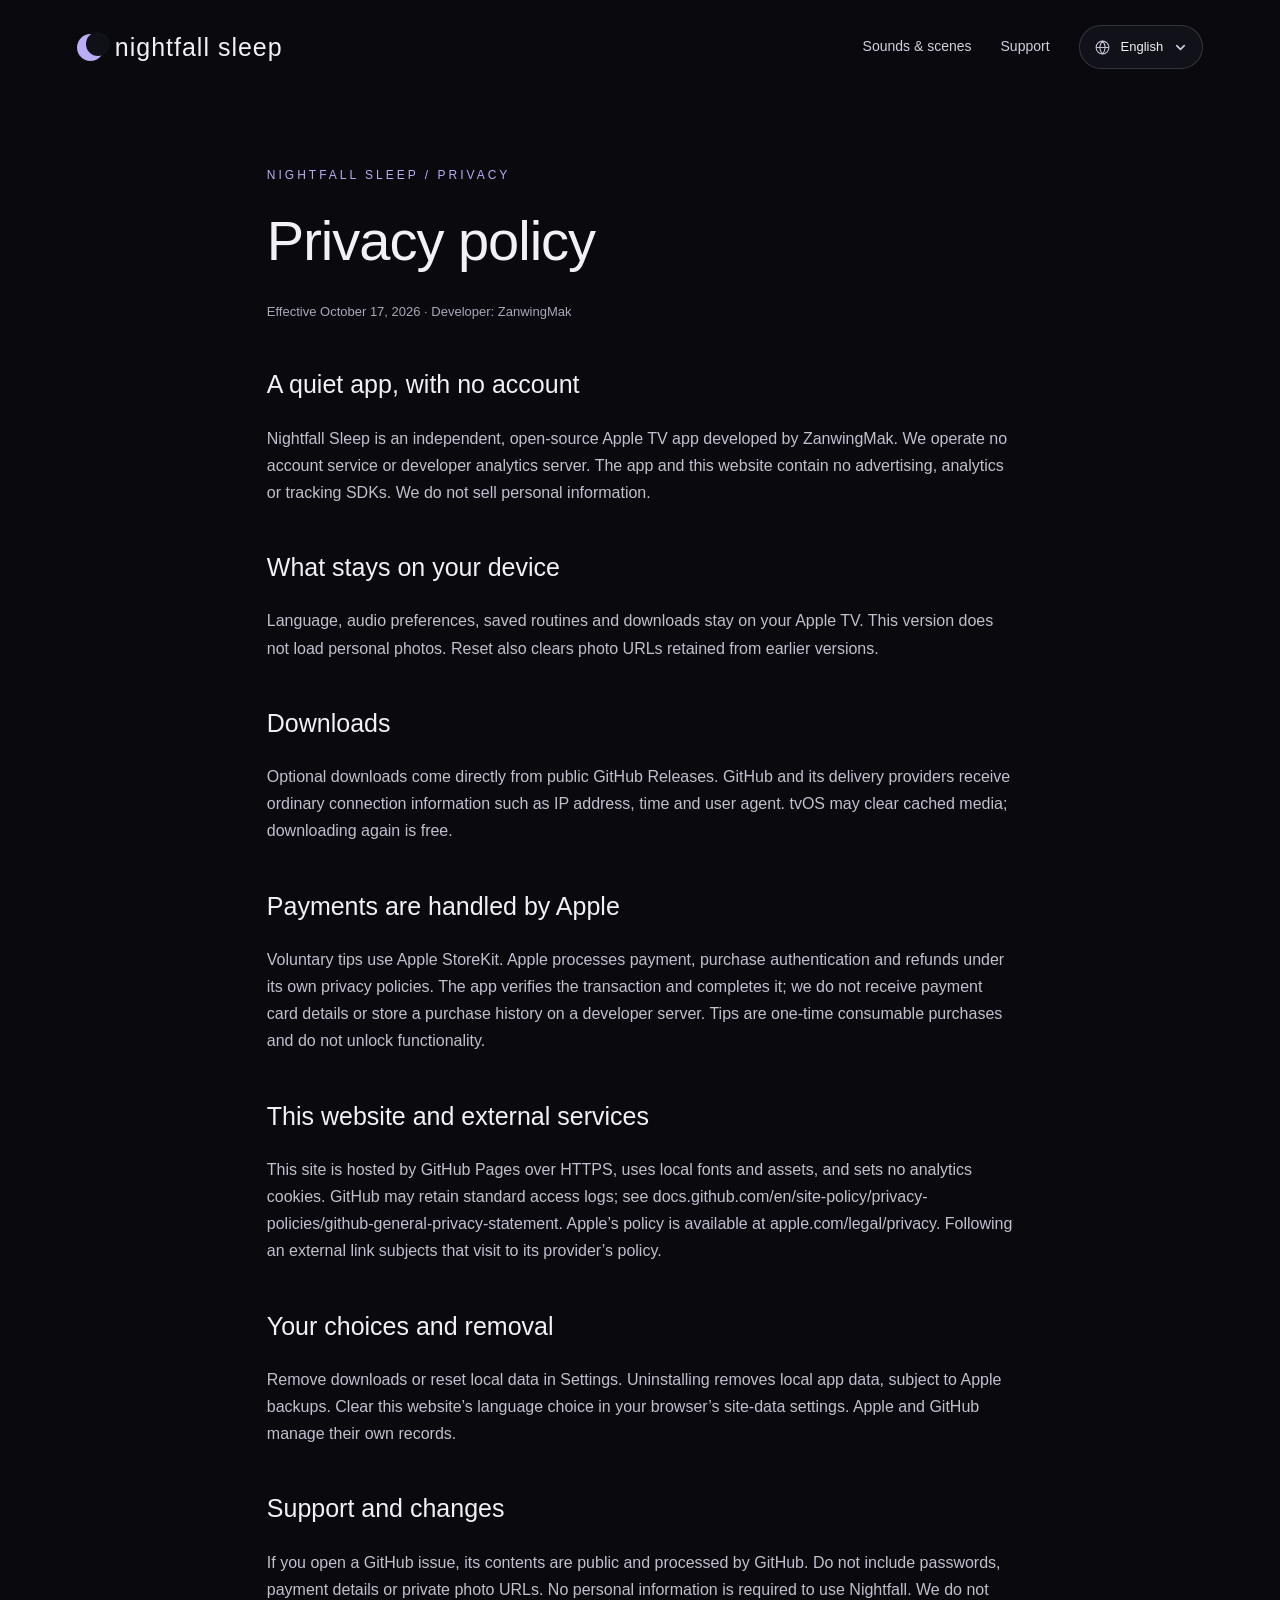
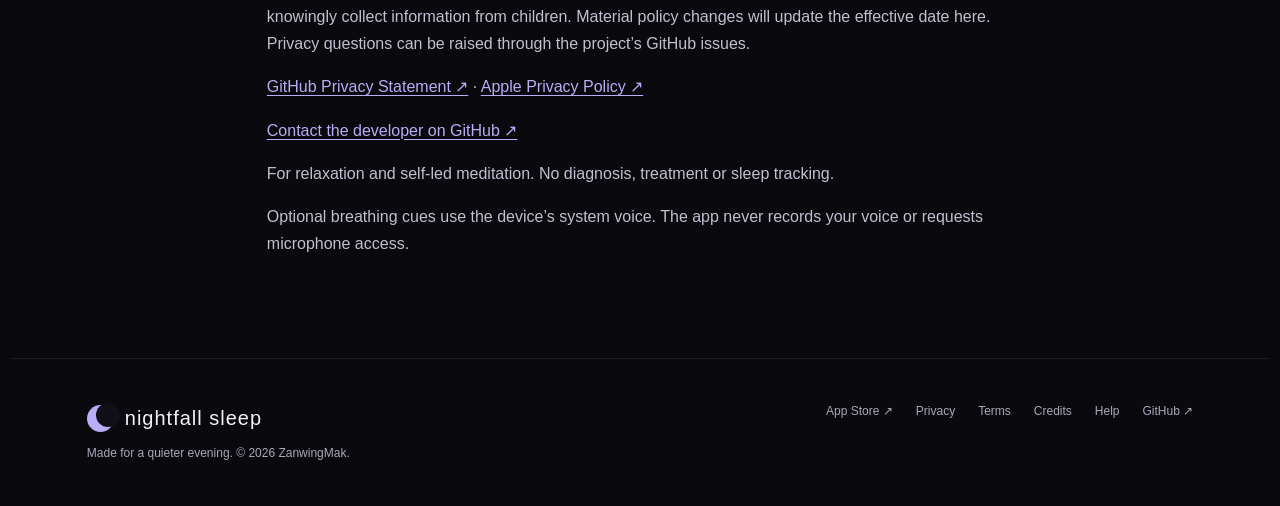
<file: site/privacy.html>
<!doctype html><html lang="en"><head><meta charset="utf-8"><meta name="viewport" content="width=device-width,initial-scale=1"><meta name="color-scheme" content="dark"><meta name="description" content="Nightfall Sleep — white noise, nature sounds and self-led meditation for Apple TV. Mix sounds, set bedtime timers and listen with a black screen. Free and open source."><title data-en="Privacy policy · Nightfall Sleep" data-zh="隐私政策 · Nightfall Sleep">Privacy policy · Nightfall Sleep</title><link rel="icon" href="favicon.svg" type="image/svg+xml"><link rel="stylesheet" href="style.css?v=65a70d309a40"><script defer src="translations.js?v=store140"></script><script defer src="site.js?v=store140"></script></head><body><header><a class="brand" href="index.html" aria-label="Nightfall Sleep home"><i class="moon" aria-hidden="true"></i>nightfall sleep</a><nav aria-label="Main navigation"><a class="desktop" href="index.html#scenes"><span data-en="Sounds &amp; scenes" data-zh="声音与风景" >Sounds &amp; scenes</span></a><a class="desktop" href="support.html"><span data-en="Support" data-zh="帮助" >Support</span></a><div class="language-picker"><button class="lang" id="language" type="button" aria-label="Language" aria-haspopup="menu" aria-controls="language-menu" aria-expanded="false"><svg class="language-globe" viewBox="0 0 24 24" fill="none" stroke="currentColor" stroke-width="1.5" aria-hidden="true"><circle cx="12" cy="12" r="9"/><path d="M3 12h18M12 3c5 5 5 13 0 18-5-5-5-13 0-18Z"/></svg><span id="language-label">English</span><svg class="language-chevron" viewBox="0 0 16 16" fill="none" stroke="currentColor" stroke-width="1.6" aria-hidden="true"><path d="m4 6 4 4 4-4" stroke-linecap="round" stroke-linejoin="round"/></svg></button><div class="language-panel" id="language-menu" role="menu" aria-labelledby="language" hidden></div></div></nav></header><main class="document"><div data-en="NIGHTFALL SLEEP / PRIVACY" data-zh="NIGHTFALL SLEEP / 隐私政策" class="eyebrow">NIGHTFALL SLEEP / PRIVACY</div><h1 data-en="Privacy policy" data-zh="隐私政策" >Privacy policy</h1><p data-en="Effective October 17, 2026 · Developer: ZanwingMak" data-zh="生效日期：2026 年 10 月 17 日 · 开发者：ZanwingMak" class="date">Effective October 17, 2026 · Developer: ZanwingMak</p><h2 data-en="A quiet app, with no account" data-zh="无需账号的安静应用" >A quiet app, with no account</h2><p data-en="Nightfall Sleep is an independent, open-source Apple TV app developed by ZanwingMak. We operate no account service or developer analytics server. The app and this website contain no advertising, analytics or tracking SDKs. We do not sell personal information." data-zh="Nightfall Sleep 是 ZanwingMak 独立开发的开源 Apple TV 应用。我们不运营账号服务或开发者统计服务器，应用和官网不包含广告、统计或追踪 SDK，不出售个人信息。" >Nightfall Sleep is an independent, open-source Apple TV app developed by ZanwingMak. We operate no account service or developer analytics server. The app and this website contain no advertising, analytics or tracking SDKs. We do not sell personal information.</p><h2 data-en="What stays on your device" data-zh="哪些数据留在设备上" >What stays on your device</h2><p data-en="Language, audio preferences, saved routines and downloads stay on your Apple TV. This version does not load personal photos. Reset also clears photo URLs retained from earlier versions." data-zh="语言、音频偏好、保存的方案和下载内容保存在你的 Apple TV。本版不加载个人照片。重置也会清除旧版留下的照片地址。" >Language, audio preferences, saved routines and downloads stay on your Apple TV. This version does not load personal photos. Reset also clears photo URLs retained from earlier versions.</p><h2 data-en="Downloads" data-zh="下载">Downloads</h2><p data-en="Optional downloads come directly from public GitHub Releases. GitHub and its delivery providers receive ordinary connection information such as IP address, time and user agent. tvOS may clear cached media; downloading again is free." data-zh="可选下载直接来自公开的 GitHub Releases。GitHub 及其分发服务会收到 IP 地址、时间和用户代理等常规连接信息。tvOS 可能清理缓存，重新下载免费。" >Optional downloads come directly from public GitHub Releases. GitHub and its delivery providers receive ordinary connection information such as IP address, time and user agent. tvOS may clear cached media; downloading again is free.</p><h2 data-en="Payments are handled by Apple" data-zh="赞助由 Apple 处理" >Payments are handled by Apple</h2><p data-en="Voluntary tips use Apple StoreKit. Apple processes payment, purchase authentication and refunds under its own privacy policies. The app verifies the transaction and completes it; we do not receive payment card details or store a purchase history on a developer server. Tips are one-time consumable purchases and do not unlock functionality." data-zh="自愿赞助使用 Apple StoreKit。Apple 根据其隐私政策处理支付、购买认证与退款。应用验证并完成交易；开发者不会收到银行卡资料，也不在开发者服务器保存购买历史。赞助是一次性消耗型内购，不解锁任何功能。" >Voluntary tips use Apple StoreKit. Apple processes payment, purchase authentication and refunds under its own privacy policies. The app verifies the transaction and completes it; we do not receive payment card details or store a purchase history on a developer server. Tips are one-time consumable purchases and do not unlock functionality.</p><h2 data-en="This website and external services" data-zh="官网与外部服务" >This website and external services</h2><p data-en="This site is hosted by GitHub Pages over HTTPS, uses local fonts and assets, and sets no analytics cookies. GitHub may retain standard access logs; see docs.github.com/en/site-policy/privacy-policies/github-general-privacy-statement. Apple’s policy is available at apple.com/legal/privacy. Following an external link subjects that visit to its provider’s policy." data-zh="官网由 GitHub Pages 通过 HTTPS 托管，字体与素材为本站资源，不设置统计 Cookie。GitHub 可能保留正常访问日志，详见 docs.github.com/en/site-policy/privacy-policies/github-general-privacy-statement。Apple 隐私政策见 apple.com/legal/privacy。打开外部链接后，该服务的政策适用于此次访问。" >This site is hosted by GitHub Pages over HTTPS, uses local fonts and assets, and sets no analytics cookies. GitHub may retain standard access logs; see docs.github.com/en/site-policy/privacy-policies/github-general-privacy-statement. Apple’s policy is available at apple.com/legal/privacy. Following an external link subjects that visit to its provider’s policy.</p><h2 data-en="Your choices and removal" data-zh="选择与删除" >Your choices and removal</h2><p data-en="Remove downloads or reset local data in Settings. Uninstalling removes local app data, subject to Apple backups. Clear this website’s language choice in your browser’s site-data settings. Apple and GitHub manage their own records." data-zh="可在设置中删除下载或重置本地数据。卸载应用会移除本地应用数据，Apple 备份规则仍适用。网站语言偏好可在浏览器的网站数据设置中清除。Apple 和 GitHub 各自管理其记录。" >Remove downloads or reset local data in Settings. Uninstalling removes local app data, subject to Apple backups. Clear this website’s language choice in your browser’s site-data settings. Apple and GitHub manage their own records.</p><h2 data-en="Support and changes" data-zh="联系与变更" >Support and changes</h2><p data-en="If you open a GitHub issue, its contents are public and processed by GitHub. Do not include passwords, payment details or private photo URLs. No personal information is required to use Nightfall. We do not knowingly collect information from children. Material policy changes will update the effective date here. Privacy questions can be raised through the project’s GitHub issues." data-zh="GitHub issue 的内容是公开的，并由 GitHub 处理。请勿填写密码、支付资料或私人照片地址。使用 Nightfall 无需提供个人信息，我们不会故意收集儿童信息。政策实质变更会更新本页生效日期。隐私问题可通过项目 GitHub issues 联系。" >If you open a GitHub issue, its contents are public and processed by GitHub. Do not include passwords, payment details or private photo URLs. No personal information is required to use Nightfall. We do not knowingly collect information from children. Material policy changes will update the effective date here. Privacy questions can be raised through the project’s GitHub issues.</p><p><a href="https://docs.github.com/en/site-policy/privacy-policies/github-general-privacy-statement">GitHub Privacy Statement ↗</a> · <a href="https://www.apple.com/legal/privacy/">Apple Privacy Policy ↗</a></p><p><a href="https://github.com/ZanwingMak/NightfallTV/issues"><span data-en="Contact the developer on GitHub ↗" data-zh="在 GitHub 联系开发者 ↗" >Contact the developer on GitHub ↗</span></a></p><p data-en="For relaxation and self-led meditation. No diagnosis, treatment or sleep tracking." data-zh="用于日常放松与自主冥想，不提供医疗诊断、治疗或睡眠监测。">For relaxation and self-led meditation. No diagnosis, treatment or sleep tracking.</p><p data-en="Optional breathing cues use the device’s system voice. The app never records your voice or requests microphone access." data-zh="可选呼吸提示使用设备的系统语音。应用不录制你的声音，也不请求麦克风权限。">Optional breathing cues use the device’s system voice. The app never records your voice or requests microphone access.</p></main><footer><div><a class="brand" href="index.html"><i class="moon" aria-hidden="true"></i>nightfall sleep</a><span data-en="Made for a quieter evening. © 2026 ZanwingMak." data-zh="让夜晚安静一点。© 2026 ZanwingMak." >Made for a quieter evening. © 2026 ZanwingMak.</span></div><div class="links"><a href="https://apps.apple.com/app/id6821692076">App Store ↗</a><a href="privacy.html"><span data-en="Privacy" data-zh="隐私政策" >Privacy</span></a><a href="terms.html"><span data-en="Terms" data-zh="服务条款" >Terms</span></a><a href="credits.html"><span data-en="Credits" data-zh="素材署名" >Credits</span></a><a href="support.html"><span data-en="Help" data-zh="帮助" >Help</span></a><a href="https://github.com/ZanwingMak/NightfallTV"><span data-en="GitHub ↗" data-zh="GitHub ↗" >GitHub ↗</span></a></div></footer></body></html>
</file>
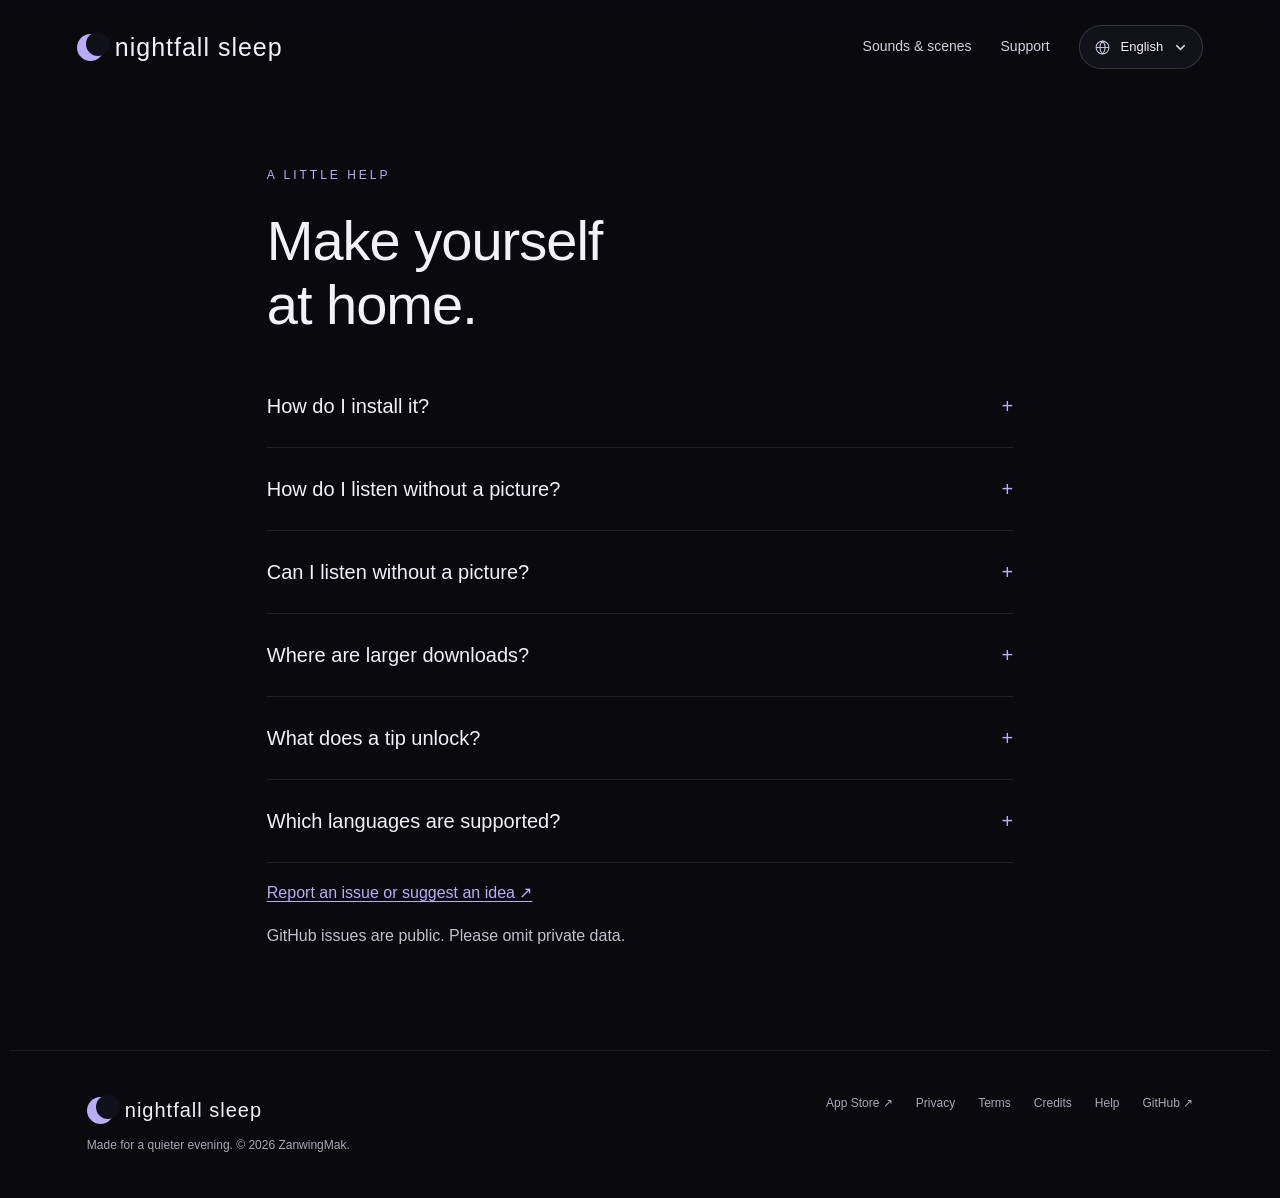
<file: site/support.html>
<!doctype html><html lang="en"><head><meta charset="utf-8"><meta name="viewport" content="width=device-width,initial-scale=1"><meta name="color-scheme" content="dark"><meta name="description" content="Nightfall Sleep — white noise, nature sounds and self-led meditation for Apple TV. Mix sounds, set bedtime timers and listen with a black screen. Free and open source."><title data-en="Help &amp; support · Nightfall Sleep" data-zh="帮助 · Nightfall Sleep">Help &amp; support · Nightfall Sleep</title><link rel="icon" href="favicon.svg" type="image/svg+xml"><link rel="stylesheet" href="style.css?v=65a70d309a40"><script defer src="translations.js?v=store140"></script><script defer src="site.js?v=store140"></script></head><body><header><a class="brand" href="index.html" aria-label="Nightfall Sleep home"><i class="moon" aria-hidden="true"></i>nightfall sleep</a><nav aria-label="Main navigation"><a class="desktop" href="index.html#scenes"><span data-en="Sounds &amp; scenes" data-zh="声音与风景" >Sounds &amp; scenes</span></a><a class="desktop" href="support.html"><span data-en="Support" data-zh="帮助" >Support</span></a><div class="language-picker"><button class="lang" id="language" type="button" aria-label="Language" aria-haspopup="menu" aria-controls="language-menu" aria-expanded="false"><svg class="language-globe" viewBox="0 0 24 24" fill="none" stroke="currentColor" stroke-width="1.5" aria-hidden="true"><circle cx="12" cy="12" r="9"/><path d="M3 12h18M12 3c5 5 5 13 0 18-5-5-5-13 0-18Z"/></svg><span id="language-label">English</span><svg class="language-chevron" viewBox="0 0 16 16" fill="none" stroke="currentColor" stroke-width="1.6" aria-hidden="true"><path d="m4 6 4 4 4-4" stroke-linecap="round" stroke-linejoin="round"/></svg></button><div class="language-panel" id="language-menu" role="menu" aria-labelledby="language" hidden></div></div></nav></header><main class="document"><div data-en="A LITTLE HELP" data-zh="一点帮助" class="eyebrow">A LITTLE HELP</div><h1 data-en="Make yourself
at home." data-zh="安心使用，
自在入夜。" >Make yourself
at home.</h1><details><summary data-en="How do I install it?" data-zh="如何安装？" >How do I install it?</summary><p data-en="Download Nightfall from the App Store on Apple TV. Open the link below or search for Nightfall: Sleep &amp; Sounds on your TV. Requires tvOS 17 or later. TestFlight remains available for beta testing; developers can also build from GitHub." data-zh="在 Apple TV 的 App Store 下载 Nightfall。打开下方链接，或在电视上搜索 Nightfall：白噪音与助眠。需要 tvOS 17 或以上。TestFlight 继续提供测试版，开发者也可从 GitHub 获取源码自行构建。">Download Nightfall from the App Store on Apple TV. Open the link below or search for Nightfall: Sleep &amp; Sounds on your TV. Requires tvOS 17 or later. TestFlight remains available for beta testing; developers can also build from GitHub.</p><p><a class="button primary" href="https://apps.apple.com/app/id6821692076"><span data-en="Download on the App Store ↗" data-zh="在 App Store 下载 ↗">Download on the App Store ↗</span></a></p><p><a href="https://testflight.apple.com/join/FS1H6N5w"><span data-en="Join the TestFlight beta ↗" data-zh="加入 TestFlight 公测 ↗">Join the TestFlight beta ↗</span></a></p></details><details><summary data-en="How do I listen without a picture?" data-zh="如何只听声音、不显示画面？" >How do I listen without a picture?</summary><p data-en="Choose a sound to start audio and real footage. Controls hide after 10 seconds; Select shows them again. Picture off keeps audio playing. Stop sound ends the session. There is no idle auto-play, standalone scenery playback, photo gallery or clock mode." data-zh="选择声景即播放声音与实拍画面。控件在 10 秒后隐藏，确认键重新显示。关闭画面后声音继续；停止声景即结束会话。不提供闲置自动播放、独立景色播放、照片画廊或时钟模式。" >Choose a sound to start audio and real footage. Controls hide after 10 seconds; Select shows them again. Picture off keeps audio playing. Stop sound ends the session. There is no idle auto-play, standalone scenery playback, photo gallery or clock mode.</p></details><details><summary data-en="Can I listen without a picture?" data-zh="声景能否关闭画面？" >Can I listen without a picture?</summary><p data-en="Yes. Select a sound, then listen in absolute black or with a scene. The mixer combines up to three layers with individual levels. A sleep timer fades Nightfall’s sound; the separate picture-off timer turns the image black while the sound continues." data-zh="可以。选择声景后，可完全黑屏听，也可搭配画面。混音器最多组合三层并独立调音量。睡眠计时会淡出本应用声景；独立画面计时仅让屏幕变黑，保留声音。" >Yes. Select a sound, then listen in absolute black or with a scene. The mixer combines up to three layers with individual levels. A sleep timer fades Nightfall’s sound; the separate picture-off timer turns the image black while the sound continues.</p></details><details><summary data-en="Where are larger downloads?" data-zh="高画质和高音质内容在哪里？" >Where are larger downloads?</summary><p data-en="Open Settings → Download more 4K films and field recordings, or the download button in Soundscapes. Every item shows its format, size, creator and license. Downloading is optional and free. You can cancel or delete individual files. tvOS may clear caches, so check downloaded status before going offline." data-zh="进入设置 → 下载更多 4K 风景与原生录音，或使用声景页下载按钮。每项显示格式、容量、作者与许可。下载自愿且免费，可单独取消或删除。tvOS 可能清理缓存，离线前请确认下载状态。" >Open Settings → Download more 4K films and field recordings, or the download button in Soundscapes. Every item shows its format, size, creator and license. Downloading is optional and free. You can cancel or delete individual files. tvOS may clear caches, so check downloaded status before going offline.</p></details><details><summary data-en="What does a tip unlock?" data-zh="赞助后能解锁什么？" >What does a tip unlock?</summary><p data-en="Nothing is locked. Tips support independent development, are one-time consumable purchases and can be repeated voluntarily. Prices are provided by Apple. There is no subscription, account, restore entitlement or premium tier. If the store is unavailable, just enjoy all the free features." data-zh="所有内容本来就开放。赞助支持独立开发，为一次性消耗型购买，可自愿重复打赏，价格由 Apple 提供。没有订阅、账号或需恢复的权益。商店暂不可用时，可继续使用全部免费功能。" >Nothing is locked. Tips support independent development, are one-time consumable purchases and can be repeated voluntarily. Prices are provided by Apple. There is no subscription, account, restore entitlement or premium tier. If the store is unavailable, just enjoy all the free features.</p></details><details><summary data-en="Which languages are supported?" data-zh="支持哪些语言？" >Which languages are supported?</summary><p data-en="The app and this website support Simplified Chinese, Traditional Chinese, English, Japanese, Korean, French, German, Spanish, Italian, Brazilian Portuguese, Russian, Arabic and Hindi. In the app, choose Automatic or a language in Settings. On this website, use the language menu; your choice stays in this browser." data-zh="应用与官网支持简体中文、繁体中文、英语、日语、韩语、法语、德语、西班牙语、意大利语、巴西葡萄牙语、俄语、阿拉伯语与印地语。应用可在设置中跟随系统或手动选择；官网可使用语言菜单切换，选择只保存在当前浏览器。" >The app and this website support Simplified Chinese, Traditional Chinese, English, Japanese, Korean, French, German, Spanish, Italian, Brazilian Portuguese, Russian, Arabic and Hindi. In the app, choose Automatic or a language in Settings. On this website, use the language menu; your choice stays in this browser.</p></details><p><a href="https://github.com/ZanwingMak/NightfallTV/issues"><span data-en="Report an issue or suggest an idea ↗" data-zh="反馈问题或提出想法 ↗" >Report an issue or suggest an idea ↗</span></a></p><p class="fine"><span data-en="GitHub issues are public. Please omit private data." data-zh="GitHub issues 为公开内容，请勿填写私人资料。" >GitHub issues are public. Please omit private data.</span></p></main><footer><div><a class="brand" href="index.html"><i class="moon" aria-hidden="true"></i>nightfall sleep</a><span data-en="Made for a quieter evening. © 2026 ZanwingMak." data-zh="让夜晚安静一点。© 2026 ZanwingMak." >Made for a quieter evening. © 2026 ZanwingMak.</span></div><div class="links"><a href="https://apps.apple.com/app/id6821692076">App Store ↗</a><a href="privacy.html"><span data-en="Privacy" data-zh="隐私政策" >Privacy</span></a><a href="terms.html"><span data-en="Terms" data-zh="服务条款" >Terms</span></a><a href="credits.html"><span data-en="Credits" data-zh="素材署名" >Credits</span></a><a href="support.html"><span data-en="Help" data-zh="帮助" >Help</span></a><a href="https://github.com/ZanwingMak/NightfallTV"><span data-en="GitHub ↗" data-zh="GitHub ↗" >GitHub ↗</span></a></div></footer></body></html>
</file>
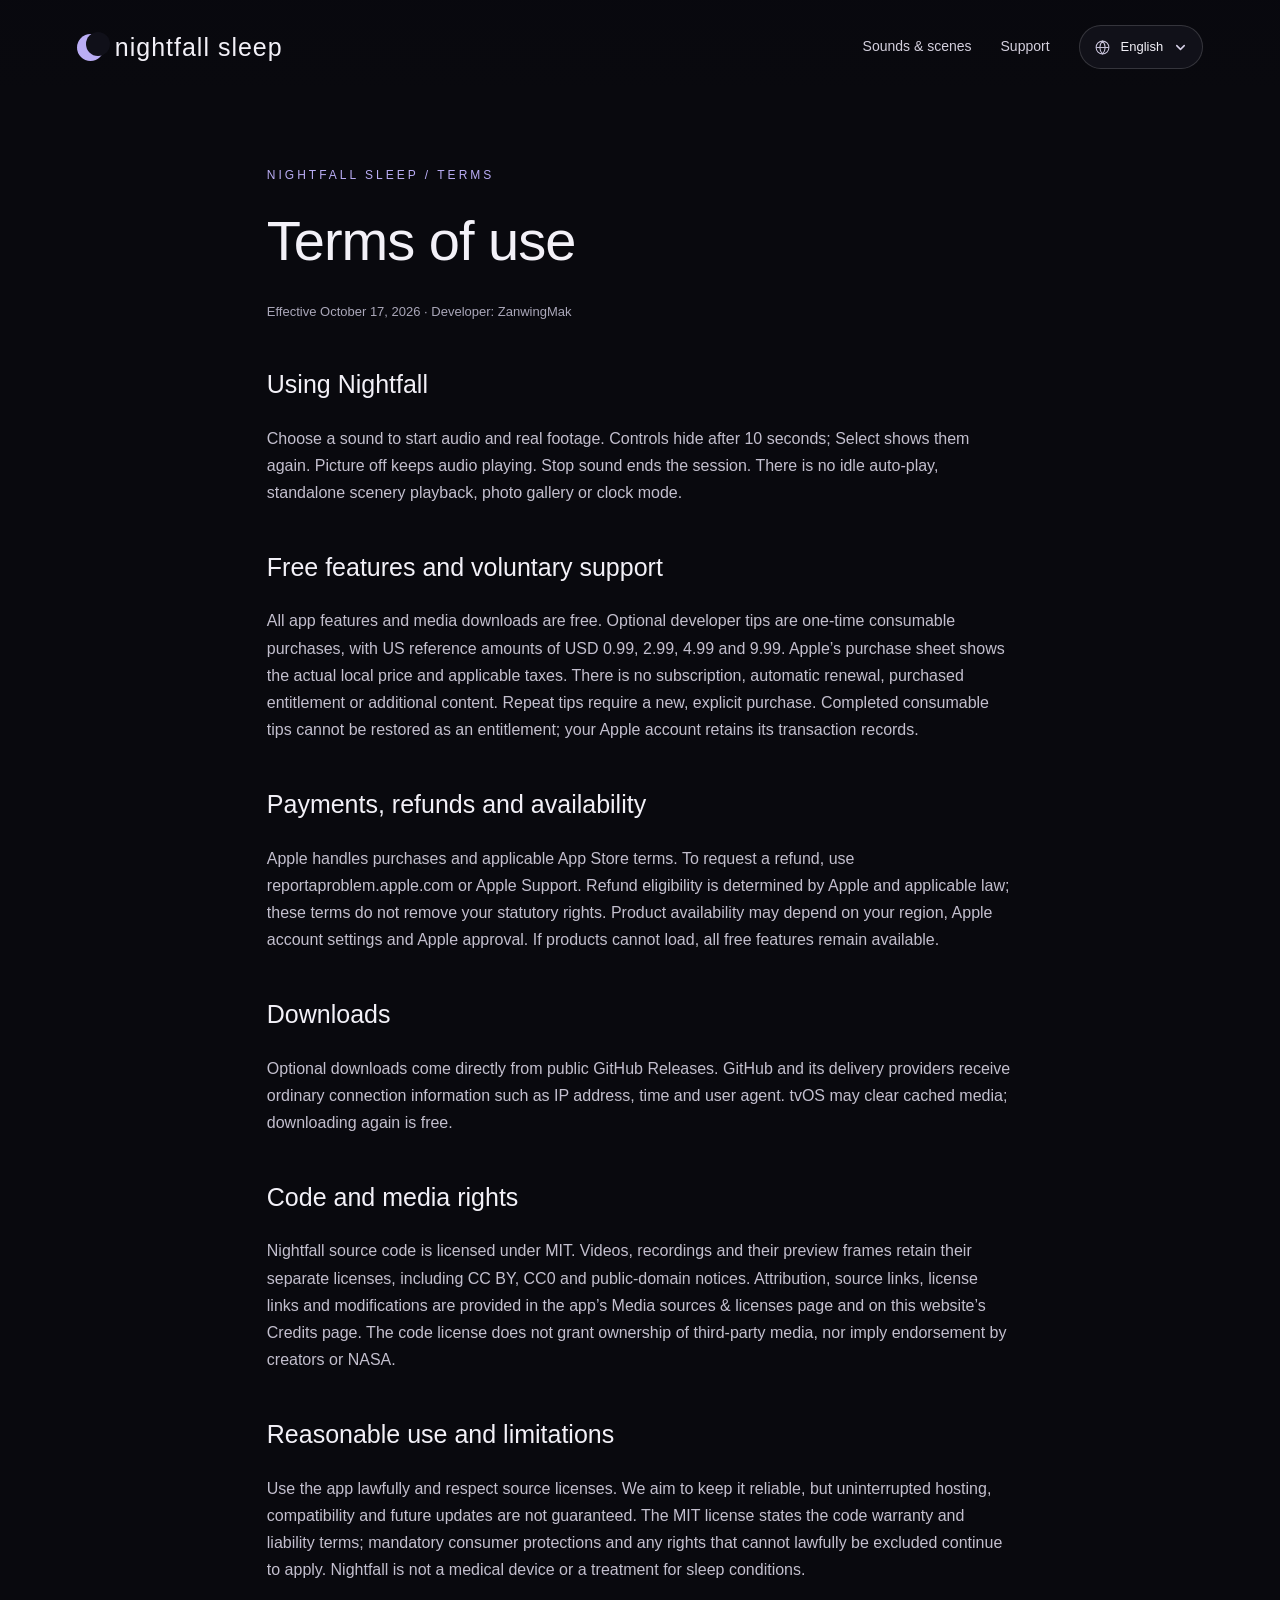
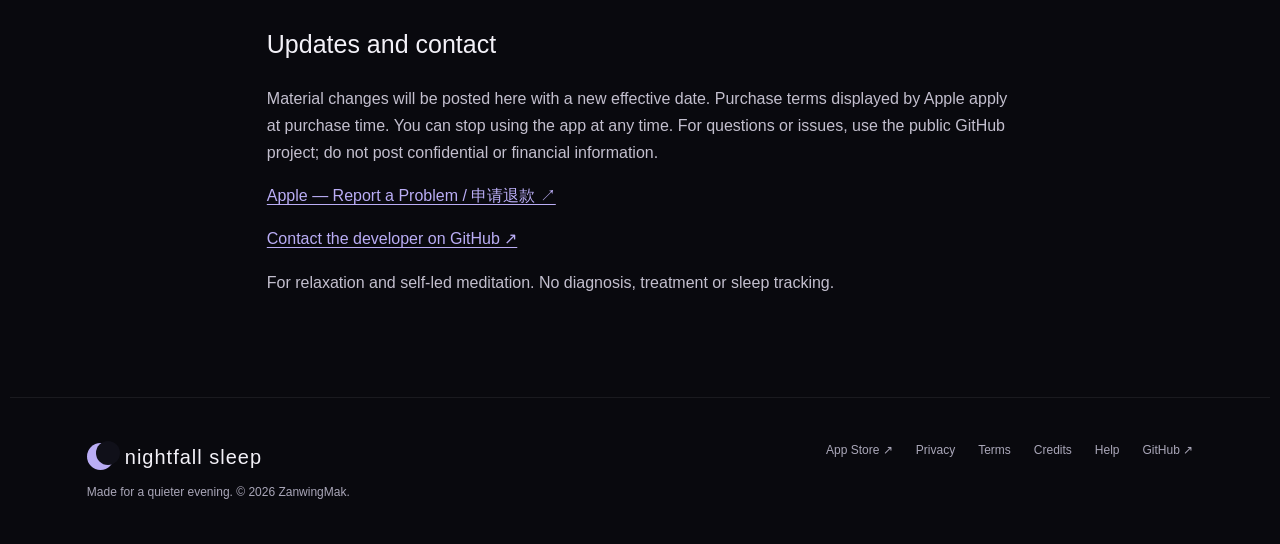
<file: site/terms.html>
<!doctype html><html lang="en"><head><meta charset="utf-8"><meta name="viewport" content="width=device-width,initial-scale=1"><meta name="color-scheme" content="dark"><meta name="description" content="Nightfall Sleep — white noise, nature sounds and self-led meditation for Apple TV. Mix sounds, set bedtime timers and listen with a black screen. Free and open source."><title data-en="Terms of use · Nightfall Sleep" data-zh="服务条款 · Nightfall Sleep">Terms of use · Nightfall Sleep</title><link rel="icon" href="favicon.svg" type="image/svg+xml"><link rel="stylesheet" href="style.css?v=65a70d309a40"><script defer src="translations.js?v=store140"></script><script defer src="site.js?v=store140"></script></head><body><header><a class="brand" href="index.html" aria-label="Nightfall Sleep home"><i class="moon" aria-hidden="true"></i>nightfall sleep</a><nav aria-label="Main navigation"><a class="desktop" href="index.html#scenes"><span data-en="Sounds &amp; scenes" data-zh="声音与风景" >Sounds &amp; scenes</span></a><a class="desktop" href="support.html"><span data-en="Support" data-zh="帮助" >Support</span></a><div class="language-picker"><button class="lang" id="language" type="button" aria-label="Language" aria-haspopup="menu" aria-controls="language-menu" aria-expanded="false"><svg class="language-globe" viewBox="0 0 24 24" fill="none" stroke="currentColor" stroke-width="1.5" aria-hidden="true"><circle cx="12" cy="12" r="9"/><path d="M3 12h18M12 3c5 5 5 13 0 18-5-5-5-13 0-18Z"/></svg><span id="language-label">English</span><svg class="language-chevron" viewBox="0 0 16 16" fill="none" stroke="currentColor" stroke-width="1.6" aria-hidden="true"><path d="m4 6 4 4 4-4" stroke-linecap="round" stroke-linejoin="round"/></svg></button><div class="language-panel" id="language-menu" role="menu" aria-labelledby="language" hidden></div></div></nav></header><main class="document"><div data-en="NIGHTFALL SLEEP / TERMS" data-zh="NIGHTFALL SLEEP / 服务条款" class="eyebrow">NIGHTFALL SLEEP / TERMS</div><h1 data-en="Terms of use" data-zh="服务条款" >Terms of use</h1><p data-en="Effective October 17, 2026 · Developer: ZanwingMak" data-zh="生效日期：2026 年 10 月 17 日 · 开发者：ZanwingMak" class="date">Effective October 17, 2026 · Developer: ZanwingMak</p><h2 data-en="Using Nightfall" data-zh="使用 Nightfall" >Using Nightfall</h2><p data-en="Choose a sound to start audio and real footage. Controls hide after 10 seconds; Select shows them again. Picture off keeps audio playing. Stop sound ends the session. There is no idle auto-play, standalone scenery playback, photo gallery or clock mode." data-zh="选择声景即播放声音与实拍画面。控件在 10 秒后隐藏，确认键重新显示。关闭画面后声音继续；停止声景即结束会话。不提供闲置自动播放、独立景色播放、照片画廊或时钟模式。" >Choose a sound to start audio and real footage. Controls hide after 10 seconds; Select shows them again. Picture off keeps audio playing. Stop sound ends the session. There is no idle auto-play, standalone scenery playback, photo gallery or clock mode.</p><h2 data-en="Free features and voluntary support" data-zh="免费功能与自愿支持" >Free features and voluntary support</h2><p data-en="All app features and media downloads are free. Optional developer tips are one-time consumable purchases, with US reference amounts of USD 0.99, 2.99, 4.99 and 9.99. Apple’s purchase sheet shows the actual local price and applicable taxes. There is no subscription, automatic renewal, purchased entitlement or additional content. Repeat tips require a new, explicit purchase. Completed consumable tips cannot be restored as an entitlement; your Apple account retains its transaction records." data-zh="所有应用功能与媒体下载均免费。开发者赞助为可自愿重复购买的一次性消耗型内购，美国基准金额为 0.99、2.99、4.99 与 9.99 美元。实际当地价格及适用税费以 Apple 购买界面为准。没有订阅、自动续费、购买权益或额外付费内容。每次再次赞助均需主动购买。已完成的消耗型赞助不作为权益恢复；Apple 账号保留交易记录。" >All app features and media downloads are free. Optional developer tips are one-time consumable purchases, with US reference amounts of USD 0.99, 2.99, 4.99 and 9.99. Apple’s purchase sheet shows the actual local price and applicable taxes. There is no subscription, automatic renewal, purchased entitlement or additional content. Repeat tips require a new, explicit purchase. Completed consumable tips cannot be restored as an entitlement; your Apple account retains its transaction records.</p><h2 data-en="Payments, refunds and availability" data-zh="支付、退款与可用性" >Payments, refunds and availability</h2><p data-en="Apple handles purchases and applicable App Store terms. To request a refund, use reportaproblem.apple.com or Apple Support. Refund eligibility is determined by Apple and applicable law; these terms do not remove your statutory rights. Product availability may depend on your region, Apple account settings and Apple approval. If products cannot load, all free features remain available." data-zh="Apple 处理支付，相关 App Store 条款适用。申请退款请访问 reportaproblem.apple.com 或联系 Apple 支持。退款资格由 Apple 与适用法律决定，本条款不影响你的法定权利。内购是否可用取决于地区、Apple 账号设置及 Apple 审核状态。商品无法加载时，所有免费功能仍可使用。" >Apple handles purchases and applicable App Store terms. To request a refund, use reportaproblem.apple.com or Apple Support. Refund eligibility is determined by Apple and applicable law; these terms do not remove your statutory rights. Product availability may depend on your region, Apple account settings and Apple approval. If products cannot load, all free features remain available.</p><h2 data-en="Downloads" data-zh="下载">Downloads</h2><p data-en="Optional downloads come directly from public GitHub Releases. GitHub and its delivery providers receive ordinary connection information such as IP address, time and user agent. tvOS may clear cached media; downloading again is free." data-zh="可选下载直接来自公开的 GitHub Releases。GitHub 及其分发服务会收到 IP 地址、时间和用户代理等常规连接信息。tvOS 可能清理缓存，重新下载免费。" >Optional downloads come directly from public GitHub Releases. GitHub and its delivery providers receive ordinary connection information such as IP address, time and user agent. tvOS may clear cached media; downloading again is free.</p><h2 data-en="Code and media rights" data-zh="代码与素材权利" >Code and media rights</h2><p data-en="Nightfall source code is licensed under MIT. Videos, recordings and their preview frames retain their separate licenses, including CC BY, CC0 and public-domain notices. Attribution, source links, license links and modifications are provided in the app’s Media sources &amp; licenses page and on this website’s Credits page. The code license does not grant ownership of third-party media, nor imply endorsement by creators or NASA." data-zh="Nightfall 源代码使用 MIT 许可。视频、录音及对应预览帧保留各自许可，包括 CC BY、CC0 与公有领域声明。应用的素材来源与授权页及官网素材署名页提供作者、来源、许可链接与修改说明。代码许可不授予第三方素材所有权，也不表示创作者或 NASA 为本应用背书。" >Nightfall source code is licensed under MIT. Videos, recordings and their preview frames retain their separate licenses, including CC BY, CC0 and public-domain notices. Attribution, source links, license links and modifications are provided in the app’s Media sources &amp; licenses page and on this website’s Credits page. The code license does not grant ownership of third-party media, nor imply endorsement by creators or NASA.</p><h2 data-en="Reasonable use and limitations" data-zh="合理使用与服务限制" >Reasonable use and limitations</h2><p data-en="Use the app lawfully and respect source licenses. We aim to keep it reliable, but uninterrupted hosting, compatibility and future updates are not guaranteed. The MIT license states the code warranty and liability terms; mandatory consumer protections and any rights that cannot lawfully be excluded continue to apply. Nightfall is not a medical device or a treatment for sleep conditions." data-zh="请合法使用并尊重素材许可。我们努力保持可靠，但不保证托管持续可用、所有设备兼容或未来持续更新。代码的保证与责任条款以 MIT 许可为准；强制性消费者保护及法律不得排除的权利始终保留。Nightfall 不是医疗设备，也不是睡眠疾病治疗方案。" >Use the app lawfully and respect source licenses. We aim to keep it reliable, but uninterrupted hosting, compatibility and future updates are not guaranteed. The MIT license states the code warranty and liability terms; mandatory consumer protections and any rights that cannot lawfully be excluded continue to apply. Nightfall is not a medical device or a treatment for sleep conditions.</p><h2 data-en="Updates and contact" data-zh="变更与联系" >Updates and contact</h2><p data-en="Material changes will be posted here with a new effective date. Purchase terms displayed by Apple apply at purchase time. You can stop using the app at any time. For questions or issues, use the public GitHub project; do not post confidential or financial information." data-zh="实质性条款变更会在此发布并更新生效日期。购买时以 Apple 展示的购买条款为准。你可随时停止使用应用。问题可通过公开 GitHub 项目联系，请勿提交机密或财务资料。" >Material changes will be posted here with a new effective date. Purchase terms displayed by Apple apply at purchase time. You can stop using the app at any time. For questions or issues, use the public GitHub project; do not post confidential or financial information.</p><p><a href="https://reportaproblem.apple.com/">Apple — Report a Problem / 申请退款 ↗</a></p><p><a href="https://github.com/ZanwingMak/NightfallTV/issues"><span data-en="Contact the developer on GitHub ↗" data-zh="在 GitHub 联系开发者 ↗" >Contact the developer on GitHub ↗</span></a></p><p data-en="For relaxation and self-led meditation. No diagnosis, treatment or sleep tracking." data-zh="用于日常放松与自主冥想，不提供医疗诊断、治疗或睡眠监测。">For relaxation and self-led meditation. No diagnosis, treatment or sleep tracking.</p></main><footer><div><a class="brand" href="index.html"><i class="moon" aria-hidden="true"></i>nightfall sleep</a><span data-en="Made for a quieter evening. © 2026 ZanwingMak." data-zh="让夜晚安静一点。© 2026 ZanwingMak." >Made for a quieter evening. © 2026 ZanwingMak.</span></div><div class="links"><a href="https://apps.apple.com/app/id6821692076">App Store ↗</a><a href="privacy.html"><span data-en="Privacy" data-zh="隐私政策" >Privacy</span></a><a href="terms.html"><span data-en="Terms" data-zh="服务条款" >Terms</span></a><a href="credits.html"><span data-en="Credits" data-zh="素材署名" >Credits</span></a><a href="support.html"><span data-en="Help" data-zh="帮助" >Help</span></a><a href="https://github.com/ZanwingMak/NightfallTV"><span data-en="GitHub ↗" data-zh="GitHub ↗" >GitHub ↗</span></a></div></footer></body></html>
</file>
<file: site/style.css>
:root{color-scheme:dark;--ink:#f3f1f8;--quiet:#aaa7b9;--night:#09090e;--accent:#baadf5}*{box-sizing:border-box}html{scroll-behavior:smooth;scroll-padding-top:100px}body{margin:0;background:var(--night);color:var(--ink);font-family:ui-sans-serif,-apple-system,BlinkMacSystemFont,"Segoe UI",sans-serif;font-size:17px;line-height:1.7}a{color:inherit;text-decoration:none}button,select{font:inherit;color:inherit}button,a,select{touch-action:manipulation}button{cursor:pointer}a:focus-visible,button:focus-visible,select:focus-visible,summary:focus-visible{outline:3px solid var(--accent);outline-offset:7px}header{height:94px;display:flex;align-items:center;justify-content:space-between;gap:24px;padding:0 6%;position:absolute;z-index:5;inset:0 0 auto;background:linear-gradient(#08080e99,transparent)}.brand{font-size:25px;letter-spacing:2px;display:flex;align-items:center;gap:11px}.moon{display:inline-block;width:27px;height:27px;border-radius:50%;background:var(--accent);position:relative}.moon:after{content:"";position:absolute;width:24px;height:24px;border-radius:50%;background:#101019;left:9px;top:-2px}nav{display:flex;align-items:center;gap:29px;font-size:14px}nav a{color:#d4d0de}nav a:hover,footer a:hover{color:var(--accent)}.lang{background:#ffffff0a;border:1px solid #ffffff22;border-radius:100px;padding:7px 13px}.hero{position:relative;min-height:720px;height:min(950px,100svh);display:flex;align-items:center;padding:125px 8% 105px;overflow:hidden}.cover{position:absolute;inset:0;width:100%;height:100%;object-fit:cover;opacity:.78;transition:opacity .5s}.hero:after{content:"";position:absolute;inset:0;background:linear-gradient(90deg,#09090ef2 0%,#09090e70 52%,#09090e10),linear-gradient(0deg,var(--night),transparent 26%);pointer-events:none}.hero-copy{z-index:1;position:relative;max-width:750px}.eyebrow{font-size:12px;letter-spacing:3px;text-transform:uppercase;color:var(--accent)}h1{font-weight:350;font-size:clamp(55px,6.5vw,96px);line-height:1.14;letter-spacing:-3px;margin:24px 0 28px;white-space:pre-line}.lede{max-width:540px;font-size:19px;color:#c4c1ce}.actions{display:flex;gap:18px;flex-wrap:wrap;margin:36px 0 24px}.button{display:inline-flex;align-items:center;gap:24px;border:1px solid #ffffff28;border-radius:100px;padding:13px 25px;background:#ffffff06;font-size:14px}.button.primary{background:#e7e0ff;color:#201a33;border-color:transparent}.button:hover{transform:translateY(-2px)}.fine{font-size:12px;color:var(--quiet)}.scene-picker{position:absolute;bottom:63px;right:8%;z-index:2;display:flex;gap:12px}.scene-picker button{width:82px;height:53px;padding:0;border:1px solid #ffffff40;border-radius:8px;overflow:hidden;background:#000;opacity:.65;transition:opacity .2s}.scene-picker button[aria-pressed=true]{outline:2px solid var(--accent);outline-offset:4px;opacity:1}.scene-picker img{height:100%;width:100%;object-fit:cover}.scene-picker span{color:#bfb3e9;font-size:22px}.strip{max-width:1260px;margin:0 auto;padding:26px 6% 65px;display:flex;justify-content:space-between;gap:25px;border-bottom:1px solid #ffffff12;font-size:12px;letter-spacing:1px;color:var(--quiet)}.strip b{display:block;font-size:19px;color:#dedbe7;font-weight:400;letter-spacing:0;margin-bottom:3px}section.content{max-width:1260px;margin:auto;padding:110px 6%}h2{font-size:clamp(34px,4vw,54px);font-weight:350;line-height:1.25;letter-spacing:-1.5px;margin:15px 0 24px}h3{font-size:23px;font-weight:450;line-height:1.4;margin:12px 0}.muted{color:var(--quiet)}.section-head{display:flex;justify-content:space-between;gap:60px;align-items:center;margin-bottom:45px}.section-head p{max-width:370px;font-size:15px}.tiles{display:grid;grid-template-columns:repeat(3,1fr);gap:23px}.tile{border:1px solid #ffffff13;border-radius:18px;overflow:hidden;background:#101016}.tile img{width:100%;aspect-ratio:16/11;object-fit:cover;display:block}.tile-copy{padding:24px}.tile-copy p{font-size:14px;color:var(--quiet);margin-bottom:8px}.tag{font-size:11px;letter-spacing:1px;color:var(--accent)}.split{display:grid;grid-template-columns:1fr 1fr;align-items:center;gap:80px}.black-screen{aspect-ratio:16/10;border:1px solid #ffffff18;background:#000;box-shadow:0 20px 80px #0008;border-radius:15px;display:flex;align-items:center;justify-content:center}.black-screen .moon{opacity:.35;width:42px;height:42px}.black-screen .moon:after{background:#000;width:39px;height:39px;left:14px}.number{color:var(--accent);font-size:13px}.text-features{display:grid;grid-template-columns:repeat(2,1fr);gap:30px 50px;margin:48px 0 0}.text-features h3{font-size:19px}.text-features p{font-size:14px;color:var(--quiet)}.support-panel{background:#15121d;border:1px solid #ffffff12;border-radius:24px;padding:65px;text-align:center}.support-panel h2{margin-top:15px}.support-panel p{max-width:680px;margin:18px auto}.tips{display:flex;justify-content:center;gap:12px;flex-wrap:wrap;margin:28px 0}.tips span{border:1px solid #b7a3ed33;border-radius:100px;padding:9px 22px;color:#d8cef7;font-size:19px}footer{max-width:1260px;margin:auto;border-top:1px solid #ffffff12;padding:42px 6%;display:flex;justify-content:space-between;align-items:start;gap:35px;color:var(--quiet);font-size:12px}footer .links{display:flex;flex-wrap:wrap;gap:23px}footer .brand{color:var(--ink);font-size:20px;margin-bottom:8px}.document{max-width:900px;margin:auto;padding:165px 6% 85px}.document h1{font-size:56px;letter-spacing:-1px}.document h2{font-size:25px;margin-top:46px;letter-spacing:0;font-weight:450}.document p,.document li{color:#c3bfce;font-size:16px}.document a{color:var(--accent);text-decoration:underline;text-underline-offset:3px}.document .date{font-size:13px;color:var(--quiet)}details{border-bottom:1px solid #ffffff18;padding:24px 0}summary{cursor:pointer;font-size:20px;list-style:none}summary:after{content:"+";float:right;color:var(--accent)}details[open] summary:after{content:"−"}.credit{padding:22px 0;border-bottom:1px solid #ffffff12}.credit p{margin:6px 0;font-size:14px;overflow-wrap:anywhere}.credit h2{margin:0 0 8px}body[data-scene=black] .hero .cover{opacity:0}body[data-scene=black] .hero:after{background:linear-gradient(0deg,var(--night),#000 70%)}[hidden]{display:none!important}@media(prefers-reduced-motion:reduce){html{scroll-behavior:auto}*,*:before,*:after{transition:none!important;animation:none!important}}@media(max-width:800px){header{height:80px;padding:0 6%}.brand{font-size:22px}nav{gap:14px}nav .desktop{display:none}.hero{height:auto;min-height:760px;padding:140px 7% 170px}.hero:after{background:linear-gradient(90deg,#09090ee8,#09090e60),linear-gradient(0deg,var(--night),transparent 35%)}h1{font-size:60px;letter-spacing:-2px}.lede{font-size:17px}.scene-picker{bottom:70px;right:auto;left:7%}.strip{padding:12px 7% 40px;flex-wrap:wrap}.strip>div{width:40%}.strip b{font-size:17px}section.content{padding:75px 7%}.section-head{display:block;margin-bottom:28px}.tiles{grid-template-columns:1fr;gap:24px}.tile img{aspect-ratio:16/9}.split{grid-template-columns:1fr;gap:35px}.text-features{gap:20px}.support-panel{padding:38px 23px}footer{flex-direction:column;padding:35px 7%;gap:25px}.document{padding:130px 7% 65px}.document h1{font-size:45px}.document h2{margin-top:34px}.button{padding:12px 20px}.hero-copy{width:100%}}@media(max-width:380px){h1{font-size:51px}.lang{max-width:105px}.scene-picker button{width:65px}.text-features{grid-template-columns:1fr}}

@media(max-width:800px){.hero h1{font-size:clamp(38px,12vw,60px)}.scene-picker{left:7%;right:7%}.scene-picker button{flex:1;min-width:0;width:auto;max-width:82px}}

/* 语言菜单使用网站自己的暗色表面，避免原生菜单的白底与浅色文字冲突。 */
.language-picker{position:relative;flex-shrink:0}
.lang{display:flex;align-items:center;gap:10px;min-height:44px;max-width:220px;padding:9px 14px;background:#15151dcc;border:1px solid #ffffff26;color:#f3f1f8;font-size:13px;font-weight:500;line-height:1.4;border-radius:999px;transition:background .18s,border-color .18s}
.lang:hover,.lang[aria-expanded=true]{background:#24212f;border-color:#baadf580}
.lang:focus-visible{outline:2px solid var(--accent);outline-offset:4px}
#language-label{overflow:hidden;text-overflow:ellipsis;white-space:nowrap}
.language-globe{width:17px;height:17px;color:#c7c2d9;flex-shrink:0}
.language-chevron{width:15px;height:15px;flex-shrink:0;color:#d7d1e8;transition:transform .18s}
.lang[aria-expanded=true] .language-chevron{transform:rotate(180deg)}
.language-panel{position:absolute;inset-inline-end:0;top:calc(100% + 12px);width:252px;max-width:calc(100vw - 32px);max-height:min(600px,calc(100dvh - 112px));overflow-y:auto;overscroll-behavior:contain;padding:7px;background:#15151ef7;border:1px solid #ffffff24;border-radius:18px;box-shadow:0 18px 55px #0007;scrollbar-width:thin;scrollbar-color:#625874 transparent}
.language-option{display:flex;align-items:center;justify-content:space-between;width:100%;position:relative;padding:11px 38px 11px 15px;min-height:44px;border:0;border-radius:11px;background:transparent;color:#e7e3f0;font-size:14px;line-height:1.5;text-align:start}
.language-option:hover{background:#ffffff0c;color:#fff}
.language-option:focus-visible{outline:2px solid #baadf5;outline-offset:-2px;background:#ffffff0c}
.language-option[aria-checked=true]{background:#baadf522;color:#e3d9ff;font-weight:600}
.language-option[aria-checked=true]:after{content:"";position:absolute;right:16px;top:18px;width:9px;height:5px;border-left:1.8px solid #c8b8ff;border-bottom:1.8px solid #c8b8ff;transform:rotate(-45deg)}
html[dir=rtl] h1,html[dir=rtl] h2,html[lang=hi] h1,html[lang=hi] h2{letter-spacing:0}
html[dir=rtl] .hero:after{background:linear-gradient(270deg,#09090ef2 0%,#09090e70 52%,#09090e10),linear-gradient(0deg,var(--night),transparent 26%)}
html[dir=rtl] .hero-copy{text-align:right}
html[dir=rtl] .scene-picker{right:auto;left:8%}
html[dir=rtl] summary:after{float:left}
@media(max-width:800px){.lang{max-width:185px}.language-panel{max-height:min(440px,calc(100dvh - 100px))}html[dir=rtl] .scene-picker{left:7%;right:7%}html[dir=rtl] .hero:after{background:linear-gradient(270deg,#09090ee8,#09090e60),linear-gradient(0deg,var(--night),transparent 35%)}}
@media(max-width:380px){header{gap:12px}.lang{max-width:145px;gap:7px;padding-inline:11px}.brand{font-size:18px;letter-spacing:1px;gap:8px}.brand .moon{width:24px;height:24px}}
.document h1,.document h2,.document p,.document li{overflow-wrap:anywhere}

/* 助眠首页以静态声波表现聆听，不引入会打扰休息的动画。 */
.listening-panel{padding:48px;border:1px solid #ffffff18;border-radius:24px;background:#17141d}.listening-panel p{color:var(--quiet);font-size:16px}.sound-symbol{display:block;font-size:96px;line-height:1;color:var(--accent);font-weight:200;margin-bottom:28px}.brand{letter-spacing:1px}@media(max-width:480px){.brand{font-size:18px}.brand .moon{width:22px;height:22px}.listening-panel{padding:28px}}

/* 呼吸示意只用于介绍练习；减少动态效果时保持静止。 */
.breathing-demo{display:block;width:100px;height:100px;margin:0 0 32px;border:1px solid #ad99ff;border-radius:50%;background:radial-gradient(circle,#ad99ff38,transparent 72%);animation:breathing-demo 10s ease-in-out infinite}
@keyframes breathing-demo{0%,100%{transform:scale(.68)}40%{transform:scale(1)}}
@media(prefers-reduced-motion:reduce){.breathing-demo{animation:none}}
</file>
